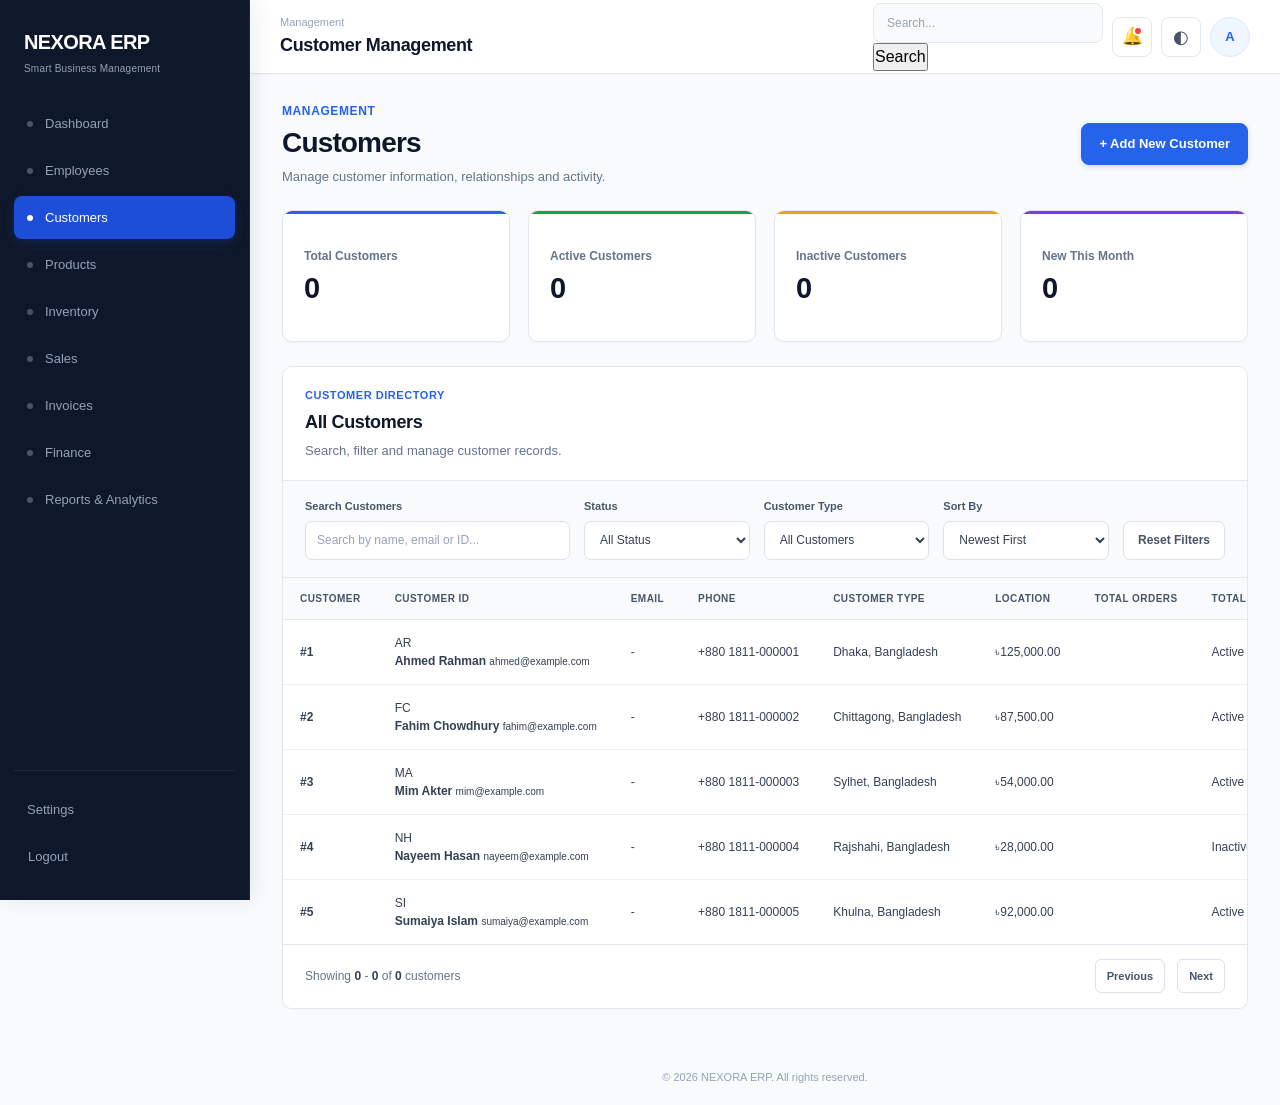
<file: pages/customers.html>
<!DOCTYPE html>
<html lang="en">
<head>
    <meta charset="UTF-8">

    <meta
        name="viewport"
        content="width=device-width, initial-scale=1.0"
    >

    <meta
        name="description"
        content="NEXORA ERP Customer Management"
    >

    <link rel="stylesheet" href="../css/style.css">
<link rel="stylesheet" href="../css/customers.css">

    <title>Customers | NEXORA ERP</title>
</head>

<body>

    <!-- =========================================
         NEXORA ERP - CUSTOMER MANAGEMENT
    ========================================== -->

    <div id="app">

        <!-- =====================================
             SIDEBAR
        ====================================== -->

        <aside id="sidebar">

            <!-- Brand -->
            <div>

                <a href="dashboard.html">

                    <h1>NEXORA ERP</h1>

                    <span>
                        Smart Business Management
                    </span>

                </a>

            </div>


            <!-- Navigation -->
            <nav aria-label="Dashboard Navigation">

                <ul>

                    <li>
                        <a href="dashboard.html">
                            Dashboard
                        </a>
                    </li>

                    <li>
                        <a href="employees.html">
                            Employees
                        </a>
                    </li>

                    <li>
                        <a
                            href="customers.html"
                            class="active"
                        >
                            Customers
                        </a>
                    </li>

                    <li>
                        <a href="products.html">
                            Products
                        </a>
                    </li>

                    <li>
                        <a href="inventory.html">
                            Inventory
                        </a>
                    </li>

                    <li>
                        <a href="sales.html">
                            Sales
                        </a>
                    </li>

                    <li>
                        <a href="invoice.html">
                            Invoices
                        </a>
                    </li>

                    <li>
                        <a href="finance.html">
                            Finance
                        </a>
                    </li>

                    <li>
                        <a href="reports.html">
                            Reports & Analytics
                        </a>
                    </li>

                </ul>

            </nav>


            <!-- Sidebar Bottom -->
            <div>

                <a href="#">
                    Settings
                </a>

                <button
                    type="button"
                    id="logoutButton"
                >
                    Logout
                </button>

            </div>

        </aside>


        <!-- =====================================
             MAIN CONTENT
        ====================================== -->

        <div id="mainContent">


            <!-- =================================
                 NAVBAR
            ================================== -->

            <header id="topNavbar">

                <!-- Mobile Menu -->
                <button
                    type="button"
                    id="sidebarToggle"
                    aria-label="Open navigation menu"
                >
                    Menu
                </button>


                <!-- Page Title -->
                <div>

                    <p>
                        Management
                    </p>

                    <h2>
                        Customer Management
                    </h2>

                </div>


                <!-- Navbar Actions -->
                <div>

                    <!-- Global Search -->
                    <form
                        id="globalSearchForm"
                        role="search"
                    >

                        <label
                            for="globalSearch"
                            hidden
                        >
                            Search
                        </label>

                        <input
                            type="search"
                            id="globalSearch"
                            placeholder="Search..."
                            autocomplete="off"
                        >

                        <button type="submit">
                            Search
                        </button>

                    </form>


                    <!-- Notifications -->
                    <button
                        type="button"
                        id="notificationButton"
                        aria-label="Open notifications"
                    >
                        Notifications
                    </button>


                    <!-- Theme -->
                    <button
                        type="button"
                        id="themeToggle"
                        aria-label="Toggle dark and light mode"
                    >
                        Theme
                    </button>


                    <!-- User Menu -->
                    <button
                        type="button"
                        id="userMenuButton"
                    >
                        Admin
                    </button>

                </div>

            </header>


            <!-- =================================
                 PAGE CONTENT
            ================================== -->

            <main>


                <!-- Page Header -->
                <section>

                    <div>

                        <span>
                            Management
                        </span>

                        <h1>
                            Customers
                        </h1>

                        <p>
                            Manage customer information,
                            relationships and activity.
                        </p>

                    </div>


                    <!-- Add Customer -->
                    <button
                        type="button"
                        id="addCustomerButton"
                    >
                        + Add New Customer
                    </button>

                </section>


                <!-- =================================
                     CUSTOMER STATISTICS
                ================================== -->

                <section aria-label="Customer Statistics">

                    <!-- Total Customers -->
                    <article>

                        <span>
                            Total Customers
                        </span>

                        <strong id="customerTotalCount">
                            0
                        </strong>

                    </article>


                    <!-- Active Customers -->
                    <article>

                        <span>
                            Active Customers
                        </span>

                        <strong id="activeCustomerCount">
                            0
                        </strong>

                    </article>


                    <!-- Inactive Customers -->
                    <article>

                        <span>
                            Inactive Customers
                        </span>

                        <strong id="inactiveCustomerCount">
                            0
                        </strong>

                    </article>


                    <!-- New Customers -->
                    <article>

                        <span>
                            New This Month
                        </span>

                        <strong id="newCustomerCount">
                            0
                        </strong>

                    </article>

                </section>


                <!-- =================================
                     CUSTOMER DIRECTORY
                ================================== -->

                <section>

                    <header>

                        <div>

                            <span>
                                Customer Directory
                            </span>

                            <h2>
                                All Customers
                            </h2>

                            <p>
                                Search, filter and manage customer records.
                            </p>

                        </div>

                    </header>


                    <!-- =================================
                         SEARCH / FILTER / SORT
                    ================================== -->

                    <div id="customerToolbar">


                        <!-- Search -->
                        <div>

                            <label for="customerSearch">
                                Search Customers
                            </label>

                            <input
                                type="search"
                                id="customerSearch"
                                placeholder="Search by name, email or ID..."
                                autocomplete="off"
                            >

                        </div>


                        <!-- Status Filter -->
                        <div>

                            <label for="customerStatusFilter">
                                Status
                            </label>

                            <select id="customerStatusFilter">

                                <option value="all">
                                    All Status
                                </option>

                                <option value="active">
                                    Active
                                </option>

                                <option value="inactive">
                                    Inactive
                                </option>

                            </select>

                        </div>


                        <!-- Customer Type -->
                        <div>

                            <label for="customerTypeFilter">
                                Customer Type
                            </label>

                            <select id="customerTypeFilter">

                                <option value="all">
                                    All Customers
                                </option>

                                <option value="individual">
                                    Individual
                                </option>

                                <option value="business">
                                    Business
                                </option>

                                <option value="vip">
                                    VIP
                                </option>

                            </select>

                        </div>


                        <!-- Sort -->
                        <div>

                            <label for="customerSort">
                                Sort By
                            </label>

                            <select id="customerSort">

                                <option value="newest">
                                    Newest First
                                </option>

                                <option value="oldest">
                                    Oldest First
                                </option>

                                <option value="nameAsc">
                                    Name A-Z
                                </option>

                                <option value="nameDesc">
                                    Name Z-A
                                </option>

                                <option value="spentHigh">
                                    Highest Spending
                                </option>

                                <option value="spentLow">
                                    Lowest Spending
                                </option>

                            </select>

                        </div>


                        <!-- Reset -->
                        <button
                            type="button"
                            id="resetCustomerFilters"
                        >
                            Reset Filters
                        </button>

                    </div>


                    <!-- =================================
                         CUSTOMER TABLE
                    ================================== -->

                    <div>

                        <table>

                            <thead>

                                <tr>

                                    <th>
                                        Customer
                                    </th>

                                    <th>
                                        Customer ID
                                    </th>

                                    <th>
                                        Email
                                    </th>

                                    <th>
                                        Phone
                                    </th>

                                    <th>
                                        Customer Type
                                    </th>

                                    <th>
                                        Location
                                    </th>

                                    <th>
                                        Total Orders
                                    </th>

                                    <th>
                                        Total Spent
                                    </th>

                                    <th>
                                        Status
                                    </th>

                                    <th>
                                        Actions
                                    </th>

                                </tr>

                            </thead>


                            <tbody id="customerTableBody">

                                <!-- Customer rows will be
                                     dynamically inserted here -->

                            </tbody>

                        </table>

                    </div>


                    <!-- Empty State -->
                    <div
                        id="customerEmptyState"
                        hidden
                    >

                        <h3>
                            No Customers Found
                        </h3>

                        <p>
                            Try changing your search or filters.
                        </p>

                    </div>


                    <!-- =================================
                         PAGINATION
                    ================================== -->

                    <footer id="customerPagination">

                        <div>

                            <p>

                                Showing

                                <strong id="customerStart">
                                    0
                                </strong>

                                -

                                <strong id="customerEnd">
                                    0
                                </strong>

                                of

                                <strong id="customerTotal">
                                    0
                                </strong>

                                customers

                            </p>

                        </div>


                        <div>

                            <button
                                type="button"
                                id="customerPreviousPage"
                            >
                                Previous
                            </button>


                            <div id="customerPageNumbers">

                                <!-- Page numbers dynamically inserted -->

                            </div>


                            <button
                                type="button"
                                id="customerNextPage"
                            >
                                Next
                            </button>

                        </div>

                    </footer>

                </section>

            </main>


            <!-- =================================
                 FOOTER
            ================================== -->

            <footer>

                <p>
                    &copy; 2026 NEXORA ERP.
                    All rights reserved.
                </p>

            </footer>

        </div>

    </div>


    <!-- =========================================
         ADD / EDIT CUSTOMER MODAL
    ========================================== -->

    <dialog id="customerModal">

        <header>

            <div>

                <span>
                    Customer Management
                </span>

                <h2 id="customerModalTitle">
                    Add New Customer
                </h2>

            </div>


            <button
                type="button"
                id="closeCustomerModal"
                aria-label="Close customer form"
            >
                Close
            </button>

        </header>


        <!-- Customer Form -->
        <form id="customerForm">

            <!-- Customer ID -->
            <div>

                <label for="customerId">
                    Customer ID
                </label>

                <input
                    type="text"
                    id="customerId"
                    name="customerId"
                    placeholder="CUS-001"
                    required
                >

                <small
                    id="customerIdError"
                    role="alert"
                ></small>

            </div>


            <!-- Full Name -->
            <div>

                <label for="customerName">
                    Full Name
                </label>

                <input
                    type="text"
                    id="customerName"
                    name="name"
                    placeholder="Enter customer name"
                    required
                >

                <small
                    id="customerNameError"
                    role="alert"
                ></small>

            </div>


            <!-- Email -->
            <div>

                <label for="customerEmail">
                    Email Address
                </label>

                <input
                    type="email"
                    id="customerEmail"
                    name="email"
                    placeholder="customer@example.com"
                    required
                >

                <small
                    id="customerEmailError"
                    role="alert"
                ></small>

            </div>


            <!-- Phone -->
            <div>

                <label for="customerPhone">
                    Phone Number
                </label>

                <input
                    type="tel"
                    id="customerPhone"
                    name="phone"
                    placeholder="Enter phone number"
                    required
                >

            </div>


            <!-- Customer Type -->
            <div>

                <label for="customerType">
                    Customer Type
                </label>

                <select
                    id="customerType"
                    name="customerType"
                    required
                >

                    <option value="">
                        Select Customer Type
                    </option>

                    <option value="individual">
                        Individual
                    </option>

                    <option value="business">
                        Business
                    </option>

                    <option value="vip">
                        VIP
                    </option>

                </select>

            </div>


            <!-- Company -->
            <div>

                <label for="customerCompany">
                    Company Name
                </label>

                <input
                    type="text"
                    id="customerCompany"
                    name="company"
                    placeholder="Enter company name"
                >

            </div>


            <!-- Date Joined -->
            <div>

                <label for="customerJoinDate">
                    Customer Since
                </label>

                <input
                    type="date"
                    id="customerJoinDate"
                    name="joinDate"
                    required
                >

            </div>


            <!-- Status -->
            <div>

                <label for="customerStatus">
                    Status
                </label>

                <select
                    id="customerStatus"
                    name="status"
                    required
                >

                    <option value="active">
                        Active
                    </option>

                    <option value="inactive">
                        Inactive
                    </option>

                </select>

            </div>


            <!-- Address -->
            <div>

                <label for="customerAddress">
                    Address
                </label>

                <textarea
                    id="customerAddress"
                    name="address"
                    rows="3"
                    placeholder="Enter customer address"
                ></textarea>

            </div>


            <!-- City -->
            <div>

                <label for="customerCity">
                    City
                </label>

                <input
                    type="text"
                    id="customerCity"
                    name="city"
                    placeholder="Enter city"
                >

            </div>


            <!-- Notes -->
            <div>

                <label for="customerNotes">
                    Notes
                </label>

                <textarea
                    id="customerNotes"
                    name="notes"
                    rows="3"
                    placeholder="Additional customer notes..."
                ></textarea>

            </div>


            <!-- Form Message -->
            <div
                id="customerFormMessage"
                role="alert"
                aria-live="polite"
            ></div>


            <!-- Form Actions -->
            <footer>

                <button
                    type="button"
                    id="cancelCustomerForm"
                >
                    Cancel
                </button>

                <button
                    type="submit"
                    id="saveCustomerButton"
                >
                    Save Customer
                </button>

            </footer>

        </form>

    </dialog>


    <!-- =========================================
         CUSTOMER PROFILE MODAL
    ========================================== -->

    <dialog id="customerProfileModal">

        <header>

            <div>

                <span>
                    Customer Profile
                </span>

                <h2 id="profileCustomerName">
                    Customer Name
                </h2>

            </div>


            <button
                type="button"
                id="closeCustomerProfile"
                aria-label="Close customer profile"
            >
                Close
            </button>

        </header>


        <div id="customerProfileContent">

            <!-- Dynamic customer profile -->

        </div>


        <!-- Customer Activity -->
        <section>

            <h3>
                Customer Activity
            </h3>

            <div id="customerActivity">

                <!-- Dynamic activity -->

            </div>

        </section>


        <footer>

            <button
                type="button"
                id="editProfileCustomer"
            >
                Edit Customer
            </button>

        </footer>

    </dialog>


    <!-- =========================================
         DELETE CONFIRMATION MODAL
    ========================================== -->

    <dialog id="deleteCustomerModal">

        <header>

            <h2>
                Delete Customer
            </h2>

        </header>


        <div>

            <p>
                Are you sure you want to delete this customer?
            </p>

            <p>
                This action cannot be undone.
            </p>

        </div>


        <footer>

            <button
                type="button"
                id="cancelDeleteCustomer"
            >
                Cancel
            </button>

            <button
                type="button"
                id="confirmDeleteCustomer"
            >
                Delete Customer
            </button>

        </footer>

    </dialog>


    <!-- =========================================
         GLOBAL UI ELEMENTS
    ========================================== -->

    <!-- Loading Overlay -->
    <div
        id="loadingOverlay"
        hidden
        aria-hidden="true"
    >

        <div>

            <span>
                Loading...
            </span>

        </div>

    </div>


    <!-- Toast Container -->
    <div
        id="toastContainer"
        aria-live="polite"
        aria-atomic="true"
    >

        <!-- Toast messages -->

    </div>


    <!-- Notification Modal -->
    <dialog id="notificationModal">

        <header>

            <h2>
                Notifications
            </h2>

            <button
                type="button"
                id="closeNotificationModal"
            >
                Close
            </button>

        </header>


        <div id="notificationModalContent">

            <!-- Dynamic notifications -->

        </div>

    </dialog>


    <!-- User Menu -->
    <dialog id="userMenuModal">

        <header>

            <h2>
                My Account
            </h2>

            <button
                type="button"
                id="closeUserMenuModal"
            >
                Close
            </button>

        </header>


        <div>

            <p>

                <strong>
                    Name:
                </strong>

                <span id="currentUserName">
                    Admin User
                </span>

            </p>


            <p>

                <strong>
                    Role:
                </strong>

                <span id="currentUserRole">
                    Administrator
                </span>

            </p>


            <button
                type="button"
                id="modalLogoutButton"
            >
                Logout
            </button>

        </div>

    </dialog>


    <!-- =========================================
         JAVASCRIPT WILL BE ADDED LATER
    ========================================== -->

    <script type="module" src="../js/app.js"></script>
<script type="module" src="../js/customers.js"></script>

</body>
</html>
</file>
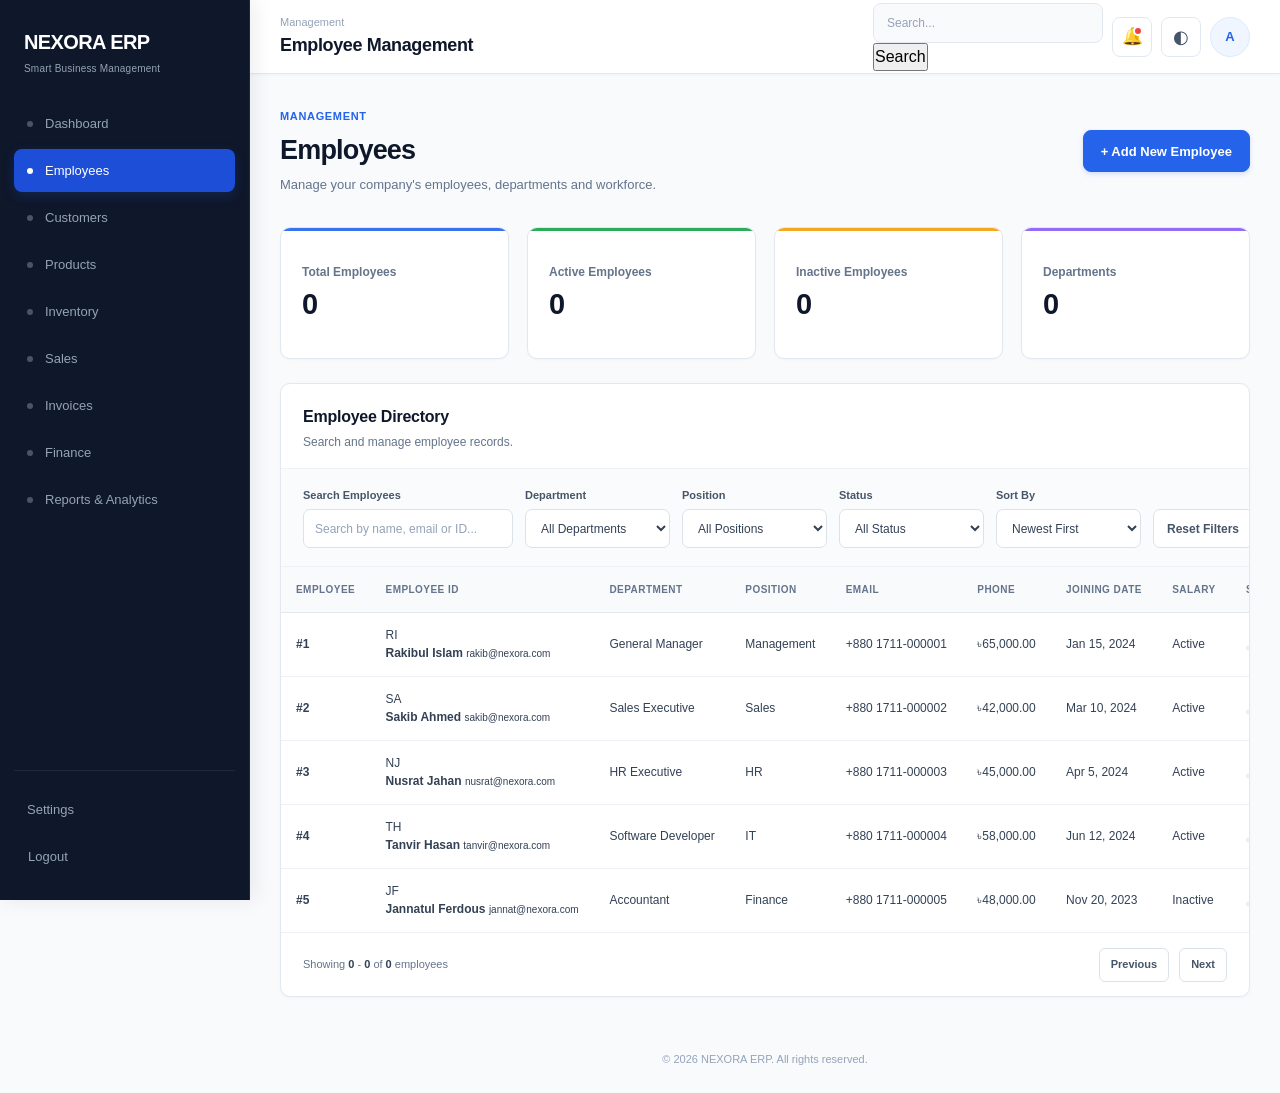
<file: pages/employees.html>
<!DOCTYPE html>
<html lang="en">
<head>
    <meta charset="UTF-8">

    <meta
        name="viewport"
        content="width=device-width, initial-scale=1.0"
    >

    <meta
        name="description"
        content="NEXORA ERP Employee Management"
    >

    <title>Employees | NEXORA ERP</title>

    <link rel="stylesheet" href="../css/style.css">
    <link rel="stylesheet" href="../css/employees.css">
</head>

<body>

    <!-- =========================================
         NEXORA ERP - EMPLOYEE MANAGEMENT
    ========================================== -->

    <div id="app">

        <!-- =====================================
             SIDEBAR
        ====================================== -->

        <aside id="sidebar">

            <!-- Brand -->
            <div>

                <a href="dashboard.html">

                    <h1>NEXORA ERP</h1>

                    <span>
                        Smart Business Management
                    </span>

                </a>

            </div>


            <!-- Navigation -->
            <nav aria-label="Dashboard Navigation">

                <ul>

                    <li>
                        <a href="dashboard.html">
                            Dashboard
                        </a>
                    </li>

                    <li>
                        <a
                            href="employees.html"
                            class="active"
                        >
                            Employees
                        </a>
                    </li>

                    <li>
                        <a href="customers.html">
                            Customers
                        </a>
                    </li>

                    <li>
                        <a href="products.html">
                            Products
                        </a>
                    </li>

                    <li>
                        <a href="inventory.html">
                            Inventory
                        </a>
                    </li>

                    <li>
                        <a href="sales.html">
                            Sales
                        </a>
                    </li>

                    <li>
                        <a href="invoice.html">
                            Invoices
                        </a>
                    </li>

                    <li>
                        <a href="finance.html">
                            Finance
                        </a>
                    </li>

                    <li>
                        <a href="reports.html">
                            Reports & Analytics
                        </a>
                    </li>

                </ul>

            </nav>


            <!-- Sidebar Bottom -->
            <div>

                <a href="#">
                    Settings
                </a>

                <button
                    type="button"
                    id="logoutButton"
                >
                    Logout
                </button>

            </div>

        </aside>


        <!-- =====================================
             MAIN CONTENT
        ====================================== -->

        <div id="mainContent">


            <!-- =================================
                 NAVBAR
            ================================== -->

            <header id="topNavbar">

                <button
                    type="button"
                    id="sidebarToggle"
                    aria-label="Open navigation menu"
                >
                    Menu
                </button>


                <div>

                    <p>
                        Management
                    </p>

                    <h2>
                        Employee Management
                    </h2>

                </div>


                <div>

                    <!-- Global Search -->
                    <form
                        id="globalSearchForm"
                        role="search"
                    >

                        <label
                            for="globalSearch"
                            hidden
                        >
                            Search
                        </label>

                        <input
                            type="search"
                            id="globalSearch"
                            placeholder="Search..."
                            autocomplete="off"
                        >

                        <button type="submit">
                            Search
                        </button>

                    </form>


                    <!-- Notifications -->
                    <button
                        type="button"
                        id="notificationButton"
                        aria-label="Open notifications"
                    >
                        Notifications
                    </button>


                    <!-- Theme -->
                    <button
                        type="button"
                        id="themeToggle"
                        aria-label="Toggle dark and light mode"
                    >
                        Theme
                    </button>


                    <!-- User -->
                    <button
                        type="button"
                        id="userMenuButton"
                    >
                        Admin
                    </button>

                </div>

            </header>


            <!-- =================================
                 PAGE CONTENT
            ================================== -->

            <main>


                <!-- Page Header -->
                <section>

                    <div>

                        <span>
                            Management
                        </span>

                        <h1>
                            Employees
                        </h1>

                        <p>
                            Manage your company's employees,
                            departments and workforce.
                        </p>

                    </div>


                    <!-- Add Employee -->
                    <button
                        type="button"
                        id="addEmployeeButton"
                    >
                        + Add New Employee
                    </button>

                </section>


                <!-- =================================
                     EMPLOYEE STATISTICS
                ================================== -->

                <section aria-label="Employee Statistics">

                    <article>

                        <span>
                            Total Employees
                        </span>

                        <strong id="employeeTotalCount">
                            0
                        </strong>

                    </article>


                    <article>

                        <span>
                            Active Employees
                        </span>

                        <strong id="activeEmployeeCount">
                            0
                        </strong>

                    </article>


                    <article>

                        <span>
                            Inactive Employees
                        </span>

                        <strong id="inactiveEmployeeCount">
                            0
                        </strong>

                    </article>


                    <article>

                        <span>
                            Departments
                        </span>

                        <strong id="departmentCount">
                            0
                        </strong>

                    </article>

                </section>


                <!-- =================================
                     SEARCH / FILTER / SORT
                ================================== -->

                <section>

                    <header>

                        <div>

                            <h2>
                                Employee Directory
                            </h2>

                            <p>
                                Search and manage employee records.
                            </p>

                        </div>

                    </header>


                    <!-- Toolbar -->
                    <div id="employeeToolbar">


                        <!-- Search -->
                        <div>

                            <label for="employeeSearch">
                                Search Employees
                            </label>

                            <input
                                type="search"
                                id="employeeSearch"
                                placeholder="Search by name, email or ID..."
                                autocomplete="off"
                            >

                        </div>


                        <!-- Department Filter -->
                        <div>

                            <label for="departmentFilter">
                                Department
                            </label>

                            <select id="departmentFilter">

                                <option value="all">
                                    All Departments
                                </option>

                                <option value="sales">
                                    Sales
                                </option>

                                <option value="marketing">
                                    Marketing
                                </option>

                                <option value="hr">
                                    Human Resources
                                </option>

                                <option value="finance">
                                    Finance
                                </option>

                                <option value="it">
                                    Information Technology
                                </option>

                                <option value="operations">
                                    Operations
                                </option>

                            </select>

                        </div>


                        <!-- Position Filter -->
                        <div>

                            <label for="positionFilter">
                                Position
                            </label>

                            <select id="positionFilter">

                                <option value="all">
                                    All Positions
                                </option>

                                <option value="manager">
                                    Manager
                                </option>

                                <option value="executive">
                                    Executive
                                </option>

                                <option value="developer">
                                    Developer
                                </option>

                                <option value="designer">
                                    Designer
                                </option>

                                <option value="accountant">
                                    Accountant
                                </option>

                                <option value="officer">
                                    Officer
                                </option>

                            </select>

                        </div>


                        <!-- Status Filter -->
                        <div>

                            <label for="statusFilter">
                                Status
                            </label>

                            <select id="statusFilter">

                                <option value="all">
                                    All Status
                                </option>

                                <option value="active">
                                    Active
                                </option>

                                <option value="inactive">
                                    Inactive
                                </option>

                            </select>

                        </div>


                        <!-- Sort -->
                        <div>

                            <label for="employeeSort">
                                Sort By
                            </label>

                            <select id="employeeSort">

                                <option value="newest">
                                    Newest First
                                </option>

                                <option value="oldest">
                                    Oldest First
                                </option>

                                <option value="nameAsc">
                                    Name A-Z
                                </option>

                                <option value="nameDesc">
                                    Name Z-A
                                </option>

                                <option value="salaryHigh">
                                    Salary High-Low
                                </option>

                                <option value="salaryLow">
                                    Salary Low-High
                                </option>

                            </select>

                        </div>


                        <!-- Reset Filters -->
                        <button
                            type="button"
                            id="resetEmployeeFilters"
                        >
                            Reset Filters
                        </button>

                    </div>


                    <!-- =================================
                         EMPLOYEE TABLE
                    ================================== -->

                    <div>

                        <table>

                            <thead>

                                <tr>

                                    <th>
                                        Employee
                                    </th>

                                    <th>
                                        Employee ID
                                    </th>

                                    <th>
                                        Department
                                    </th>

                                    <th>
                                        Position
                                    </th>

                                    <th>
                                        Email
                                    </th>

                                    <th>
                                        Phone
                                    </th>

                                    <th>
                                        Joining Date
                                    </th>

                                    <th>
                                        Salary
                                    </th>

                                    <th>
                                        Status
                                    </th>

                                    <th>
                                        Actions
                                    </th>

                                </tr>

                            </thead>


                            <tbody id="employeeTableBody">

                                <!-- Employee rows will be
                                     dynamically inserted here -->

                            </tbody>

                        </table>

                    </div>


                    <!-- Empty State -->
                    <div
                        id="employeeEmptyState"
                        hidden
                    >

                        <h3>
                            No Employees Found
                        </h3>

                        <p>
                            Try changing your search or filters.
                        </p>

                    </div>


                    <!-- =================================
                         PAGINATION
                    ================================== -->

                    <footer id="employeePagination">

                        <div>

                            <p>
                                Showing
                                <strong id="employeeStart">
                                    0
                                </strong>
                                -
                                <strong id="employeeEnd">
                                    0
                                </strong>
                                of
                                <strong id="employeeTotal">
                                    0
                                </strong>
                                employees
                            </p>

                        </div>


                        <div>

                            <button
                                type="button"
                                id="employeePreviousPage"
                                aria-label="Previous page"
                            >
                                Previous
                            </button>


                            <div id="employeePageNumbers">

                                <!-- Page numbers dynamically inserted -->

                            </div>


                            <button
                                type="button"
                                id="employeeNextPage"
                                aria-label="Next page"
                            >
                                Next
                            </button>

                        </div>

                    </footer>

                </section>

            </main>


            <!-- =================================
                 FOOTER
            ================================== -->

            <footer>

                <p>
                    &copy; 2026 NEXORA ERP.
                    All rights reserved.
                </p>

            </footer>

        </div>

    </div>


    <!-- =========================================
         ADD / EDIT EMPLOYEE MODAL
    ========================================== -->

    <dialog id="employeeModal">

        <header>

            <div>

                <span>
                    Employee Management
                </span>

                <h2 id="employeeModalTitle">
                    Add New Employee
                </h2>

            </div>


            <button
                type="button"
                id="closeEmployeeModal"
                aria-label="Close employee form"
            >
                Close
            </button>

        </header>


        <!-- Employee Form -->
        <form id="employeeForm">

            <!-- Employee ID -->
            <div>

                <label for="employeeId">
                    Employee ID
                </label>

                <input
                    type="text"
                    id="employeeId"
                    name="employeeId"
                    placeholder="EMP-001"
                    required
                >

                <small
                    id="employeeIdError"
                    role="alert"
                ></small>

            </div>


            <!-- Full Name -->
            <div>

                <label for="employeeName">
                    Full Name
                </label>

                <input
                    type="text"
                    id="employeeName"
                    name="name"
                    placeholder="Enter employee name"
                    required
                >

                <small
                    id="employeeNameError"
                    role="alert"
                ></small>

            </div>


            <!-- Email -->
            <div>

                <label for="employeeEmail">
                    Email Address
                </label>

                <input
                    type="email"
                    id="employeeEmail"
                    name="email"
                    placeholder="employee@example.com"
                    required
                >

                <small
                    id="employeeEmailError"
                    role="alert"
                ></small>

            </div>


            <!-- Phone -->
            <div>

                <label for="employeePhone">
                    Phone Number
                </label>

                <input
                    type="tel"
                    id="employeePhone"
                    name="phone"
                    placeholder="Enter phone number"
                    required
                >

            </div>


            <!-- Department -->
            <div>

                <label for="employeeDepartment">
                    Department
                </label>

                <select
                    id="employeeDepartment"
                    name="department"
                    required
                >

                    <option value="">
                        Select Department
                    </option>

                    <option value="sales">
                        Sales
                    </option>

                    <option value="marketing">
                        Marketing
                    </option>

                    <option value="hr">
                        Human Resources
                    </option>

                    <option value="finance">
                        Finance
                    </option>

                    <option value="it">
                        Information Technology
                    </option>

                    <option value="operations">
                        Operations
                    </option>

                </select>

            </div>


            <!-- Position -->
            <div>

                <label for="employeePosition">
                    Position
                </label>

                <select
                    id="employeePosition"
                    name="position"
                    required
                >

                    <option value="">
                        Select Position
                    </option>

                    <option value="manager">
                        Manager
                    </option>

                    <option value="executive">
                        Executive
                    </option>

                    <option value="developer">
                        Developer
                    </option>

                    <option value="designer">
                        Designer
                    </option>

                    <option value="accountant">
                        Accountant
                    </option>

                    <option value="officer">
                        Officer
                    </option>

                </select>

            </div>


            <!-- Joining Date -->
            <div>

                <label for="joiningDate">
                    Joining Date
                </label>

                <input
                    type="date"
                    id="joiningDate"
                    name="joiningDate"
                    required
                >

            </div>


            <!-- Salary -->
            <div>

                <label for="employeeSalary">
                    Salary
                </label>

                <input
                    type="number"
                    id="employeeSalary"
                    name="salary"
                    placeholder="Enter salary"
                    min="0"
                    step="0.01"
                    required
                >

            </div>


            <!-- Status -->
            <div>

                <label for="employeeStatus">
                    Status
                </label>

                <select
                    id="employeeStatus"
                    name="status"
                    required
                >

                    <option value="active">
                        Active
                    </option>

                    <option value="inactive">
                        Inactive
                    </option>

                </select>

            </div>


            <!-- Employee Address -->
            <div>

                <label for="employeeAddress">
                    Address
                </label>

                <textarea
                    id="employeeAddress"
                    name="address"
                    rows="3"
                    placeholder="Enter employee address"
                ></textarea>

            </div>


            <!-- Form Message -->
            <div
                id="employeeFormMessage"
                role="alert"
                aria-live="polite"
            ></div>


            <!-- Form Actions -->
            <footer>

                <button
                    type="button"
                    id="cancelEmployeeForm"
                >
                    Cancel
                </button>

                <button
                    type="submit"
                    id="saveEmployeeButton"
                >
                    Save Employee
                </button>

            </footer>

        </form>

    </dialog>


    <!-- =========================================
         EMPLOYEE PROFILE MODAL
    ========================================== -->

    <dialog id="employeeProfileModal">

        <header>

            <div>

                <span>
                    Employee Profile
                </span>

                <h2 id="profileEmployeeName">
                    Employee Name
                </h2>

            </div>


            <button
                type="button"
                id="closeEmployeeProfile"
                aria-label="Close employee profile"
            >
                Close
            </button>

        </header>


        <div id="employeeProfileContent">

            <!-- Dynamic employee profile -->

        </div>


        <footer>

            <button
                type="button"
                id="editProfileEmployee"
            >
                Edit Employee
            </button>

        </footer>

    </dialog>


    <!-- =========================================
         DELETE CONFIRMATION MODAL
    ========================================== -->

    <dialog id="deleteEmployeeModal">

        <header>

            <h2>
                Delete Employee
            </h2>

        </header>


        <div>

            <p>
                Are you sure you want to delete this employee?
            </p>

            <p>
                This action cannot be undone.
            </p>

        </div>


        <footer>

            <button
                type="button"
                id="cancelDeleteEmployee"
            >
                Cancel
            </button>

            <button
                type="button"
                id="confirmDeleteEmployee"
            >
                Delete Employee
            </button>

        </footer>

    </dialog>


    <!-- =========================================
         GLOBAL UI ELEMENTS
    ========================================== -->

    <!-- Loading -->
    <div
        id="loadingOverlay"
        hidden
        aria-hidden="true"
    >

        <div>

            <span>
                Loading...
            </span>

        </div>

    </div>


    <!-- Toast -->
    <div
        id="toastContainer"
        aria-live="polite"
        aria-atomic="true"
    >

        <!-- Toast messages -->

    </div>


    <!-- Notification Modal -->
    <dialog id="notificationModal">

        <header>

            <h2>
                Notifications
            </h2>

            <button
                type="button"
                id="closeNotificationModal"
            >
                Close
            </button>

        </header>


        <div id="notificationModalContent">

            <!-- Dynamic notifications -->

        </div>

    </dialog>


    <!-- User Menu -->
    <dialog id="userMenuModal">

        <header>

            <h2>
                My Account
            </h2>

            <button
                type="button"
                id="closeUserMenuModal"
            >
                Close
            </button>

        </header>


        <div>

            <p>
                <strong>Name:</strong>

                <span id="currentUserName">
                    Admin User
                </span>
            </p>


            <p>
                <strong>Role:</strong>

                <span id="currentUserRole">
                    Administrator
                </span>
            </p>


            <button
                type="button"
                id="modalLogoutButton"
            >
                Logout
            </button>

        </div>

    </dialog>


    <!-- =========================================
         JAVASCRIPT WILL BE ADDED LATER
    ========================================== -->

    <script type="module" src="../js/app.js"></script>
<script type="module" src="../js/employees.js"></script>

</body>
</html>
</file>
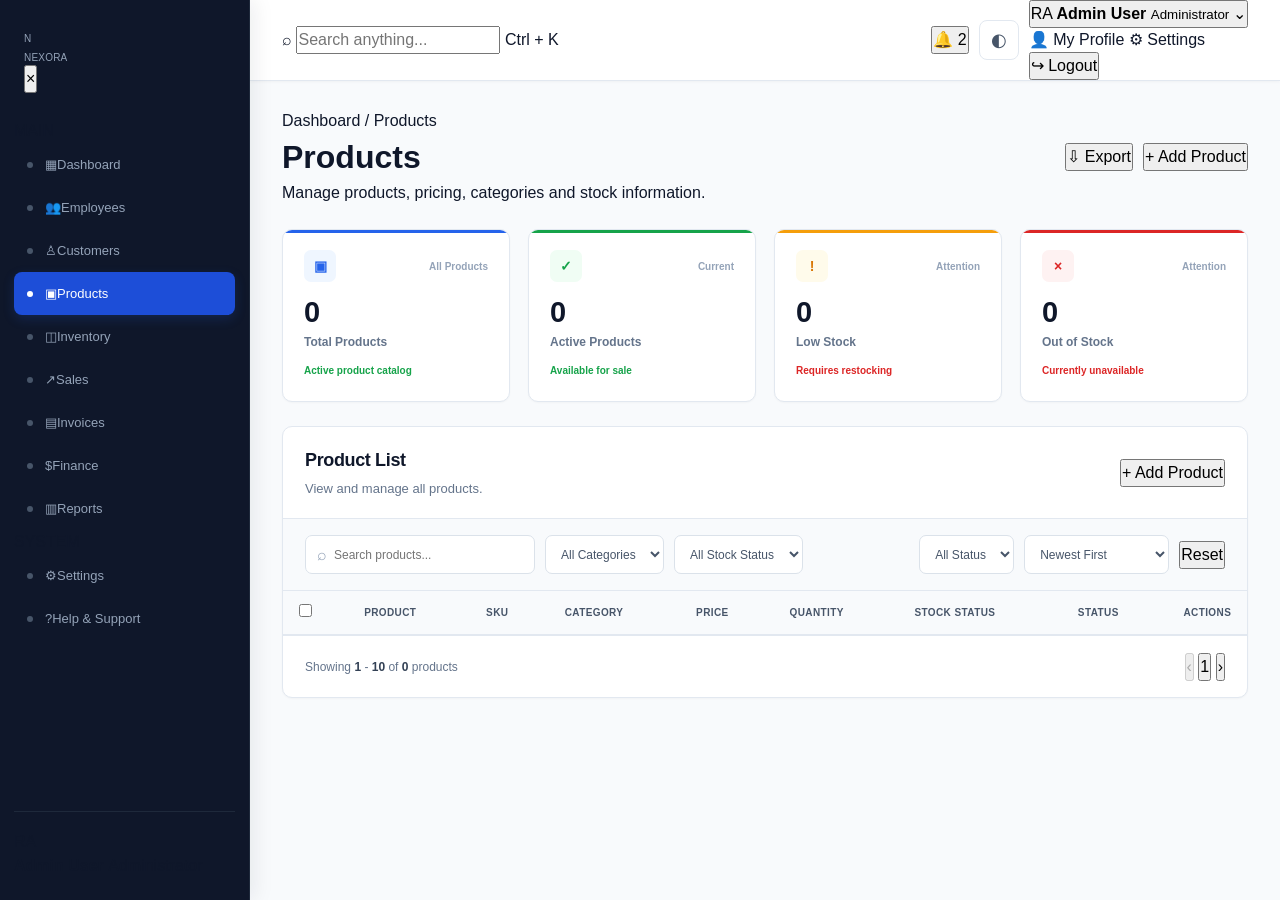
<file: pages/products.html>
<!DOCTYPE html>
<html lang="en">
<head>
    <meta charset="UTF-8">
    <meta name="viewport" content="width=device-width, initial-scale=1.0">

    <title>Products | NEXORA ERP</title>

    <link rel="stylesheet" href="../css/style.css">
    <link rel="stylesheet" href="../css/products.css">
</head>

<body>

    <!-- ================================
         APP WRAPPER
    ================================= -->
    <div class="app-wrapper">

        <!-- ================================
             SIDEBAR
        ================================= -->
        <aside class="sidebar" id="sidebar">

            <div class="sidebar-header">

                <a href="dashboard.html" class="logo">
                    <span class="logo-icon">N</span>
                    <span class="logo-text">NEXORA</span>
                </a>

                <button
                    type="button"
                    class="sidebar-close"
                    id="sidebarClose"
                    aria-label="Close sidebar"
                >
                    &times;
                </button>

            </div>


            <!-- Navigation -->
            <nav class="sidebar-nav">

                <div class="nav-section">

                    <p class="nav-section-title">
                        MAIN
                    </p>

                    <a href="dashboard.html" class="nav-link">
                        <span class="nav-icon">▦</span>
                        <span>Dashboard</span>
                    </a>

                    <a href="employees.html" class="nav-link">
                        <span class="nav-icon">👥</span>
                        <span>Employees</span>
                    </a>

                    <a href="customers.html" class="nav-link">
                        <span class="nav-icon">♙</span>
                        <span>Customers</span>
                    </a>

                    <a
                        href="products.html"
                        class="nav-link active"
                        aria-current="page"
                    >
                        <span class="nav-icon">▣</span>
                        <span>Products</span>
                    </a>

                    <a href="inventory.html" class="nav-link">
                        <span class="nav-icon">◫</span>
                        <span>Inventory</span>
                    </a>

                    <a href="sales.html" class="nav-link">
                        <span class="nav-icon">↗</span>
                        <span>Sales</span>
                    </a>

                    <a href="invoice.html" class="nav-link">
                        <span class="nav-icon">▤</span>
                        <span>Invoices</span>
                    </a>

                    <a href="finance.html" class="nav-link">
                        <span class="nav-icon">$</span>
                        <span>Finance</span>
                    </a>

                    <a href="reports.html" class="nav-link">
                        <span class="nav-icon">▥</span>
                        <span>Reports</span>
                    </a>

                </div>


                <div class="nav-section">

                    <p class="nav-section-title">
                        SYSTEM
                    </p>

                    <a href="#" class="nav-link">
                        <span class="nav-icon">⚙</span>
                        <span>Settings</span>
                    </a>

                    <a href="#" class="nav-link">
                        <span class="nav-icon">?</span>
                        <span>Help &amp; Support</span>
                    </a>

                </div>

            </nav>


            <!-- Sidebar Footer -->
            <div class="sidebar-footer">

                <div class="sidebar-user-mini">

                    <div class="user-avatar">
                        <span>RA</span>
                    </div>

                    <div class="sidebar-user-info">

                        <strong>
                            Admin User
                        </strong>

                        <span>
                            Administrator
                        </span>

                    </div>

                </div>

            </div>

        </aside>


        <!-- ================================
             MAIN WRAPPER
        ================================= -->
        <div class="main-wrapper">

            <!-- ================================
                 TOP NAVBAR
            ================================= -->
            <header class="top-navbar">

                <div class="navbar-left">

                    <button
                        type="button"
                        class="sidebar-toggle"
                        id="sidebarToggle"
                        aria-label="Toggle sidebar"
                    >
                        ☰
                    </button>


                    <div class="global-search">

                        <span class="search-icon">
                            ⌕
                        </span>

                        <input
                            type="search"
                            id="globalSearch"
                            placeholder="Search anything..."
                            autocomplete="off"
                        >

                        <span class="search-shortcut">
                            Ctrl + K
                        </span>

                    </div>

                </div>


                <div class="navbar-right">

                    <!-- Notification -->
                    <button
                        type="button"
                        class="navbar-icon-btn notification-btn"
                        id="notificationBtn"
                        aria-label="Notifications"
                    >
                        🔔

                        <span
                            class="notification-badge"
                            id="notificationBadge"
                        >
                            4
                        </span>

                    </button>


                    <!-- Theme -->
                    <button
                        type="button"
                        class="navbar-icon-btn theme-toggle"
                        id="themeToggle"
                        aria-label="Toggle theme"
                    >
                        ☾
                    </button>


                    <!-- User Menu -->
                    <div class="user-menu-wrapper">

                        <button
                            type="button"
                            class="user-menu-btn"
                            id="userMenuBtn"
                        >

                            <span class="user-avatar small">
                                RA
                            </span>

                            <span class="user-menu-text">

                                <strong>
                                    Admin User
                                </strong>

                                <small>
                                    Administrator
                                </small>

                            </span>

                            <span class="dropdown-arrow">
                                ⌄
                            </span>

                        </button>


                        <!-- User Dropdown -->
                        <div
                            class="user-dropdown"
                            id="userDropdown"
                        >

                            <a
                                href="#"
                                class="dropdown-item"
                            >
                                <span>👤</span>
                                <span>My Profile</span>
                            </a>

                            <a
                                href="#"
                                class="dropdown-item"
                            >
                                <span>⚙</span>
                                <span>Settings</span>
                            </a>

                            <div class="dropdown-divider"></div>

                            <button
                                type="button"
                                class="dropdown-item logout-btn"
                                id="logoutBtn"
                            >
                                <span>↪</span>
                                <span>Logout</span>
                            </button>

                        </div>

                    </div>

                </div>

            </header>


            <!-- ================================
                 MAIN CONTENT
            ================================= -->
            <main class="main-content">

                <!-- Page Header -->
                <div class="page-header">

                    <div class="page-header-left">

                        <div class="breadcrumb">

                            <a href="dashboard.html">
                                Dashboard
                            </a>

                            <span>/</span>

                            <span>
                                Products
                            </span>

                        </div>

                        <h1>
                            Products
                        </h1>

                        <p>
                            Manage products, pricing, categories and stock information.
                        </p>

                    </div>


                    <div class="page-header-actions">

                        <button
                            type="button"
                            class="btn btn-secondary"
                            id="exportProductsBtn"
                        >
                            ⇩ Export
                        </button>

                        <button
                            type="button"
                            class="btn btn-primary"
                            id="addProductBtn"
                        >
                            + Add Product
                        </button>

                    </div>

                </div>


                <!-- ================================
                     PRODUCT STATS
                ================================= -->
                <section class="stats-grid">

                    <!-- Total Products -->
                    <article class="stat-card">

                        <div class="stat-card-header">

                            <div class="stat-icon">
                                ▣
                            </div>

                            <span class="stat-period">
                                All Products
                            </span>

                        </div>

                        <div class="stat-card-body">

                            <h2 id="totalProducts">
                                0
                            </h2>

                            <p class="stat-label">
                                Total Products
                            </p>

                            <span class="stat-change positive">
                                Active product catalog
                            </span>

                        </div>

                    </article>


                    <!-- Active Products -->
                    <article class="stat-card">

                        <div class="stat-card-header">

                            <div class="stat-icon">
                                ✓
                            </div>

                            <span class="stat-period">
                                Current
                            </span>

                        </div>

                        <div class="stat-card-body">

                            <h2 id="activeProducts">
                                0
                            </h2>

                            <p class="stat-label">
                                Active Products
                            </p>

                            <span class="stat-change positive">
                                Available for sale
                            </span>

                        </div>

                    </article>


                    <!-- Low Stock -->
                    <article class="stat-card">

                        <div class="stat-card-header">

                            <div class="stat-icon">
                                !
                            </div>

                            <span class="stat-period">
                                Attention
                            </span>

                        </div>

                        <div class="stat-card-body">

                            <h2 id="lowStockProducts">
                                0
                            </h2>

                            <p class="stat-label">
                                Low Stock
                            </p>

                            <span class="stat-change negative">
                                Requires restocking
                            </span>

                        </div>

                    </article>


                    <!-- Out of Stock -->
                    <article class="stat-card">

                        <div class="stat-card-header">

                            <div class="stat-icon">
                                ×
                            </div>

                            <span class="stat-period">
                                Attention
                            </span>

                        </div>

                        <div class="stat-card-body">

                            <h2 id="outOfStockProducts">
                                0
                            </h2>

                            <p class="stat-label">
                                Out of Stock
                            </p>

                            <span class="stat-change negative">
                                Currently unavailable
                            </span>

                        </div>

                    </article>

                </section>


                <!-- ================================
                     PRODUCT TABLE
                ================================= -->
                <section class="content-card">

                    <div class="content-card-header">

                        <div>

                            <h2>
                                Product List
                            </h2>

                            <p>
                                View and manage all products.
                            </p>

                        </div>

                        <button
                            type="button"
                            class="btn btn-primary btn-sm"
                            id="addProductBtnTop"
                        >
                            + Add Product
                        </button>

                    </div>


                    <!-- Toolbar -->
                    <div class="table-toolbar">

                        <div class="toolbar-left">

                            <!-- Search -->
                            <div class="table-search">

                                <span class="search-icon">
                                    ⌕
                                </span>

                                <input
                                    type="search"
                                    id="productSearch"
                                    placeholder="Search products..."
                                >

                            </div>


                            <!-- Category -->
                            <select
                                id="productCategoryFilter"
                                class="form-select"
                            >

                                <option value="">
                                    All Categories
                                </option>

                                <option value="electronics">
                                    Electronics
                                </option>

                                <option value="office">
                                    Office
                                </option>

                                <option value="software">
                                    Software
                                </option>

                                <option value="accessories">
                                    Accessories
                                </option>

                                <option value="furniture">
                                    Furniture
                                </option>

                                <option value="other">
                                    Other
                                </option>

                            </select>


                            <!-- Stock Status -->
                            <select
                                id="productStockFilter"
                                class="form-select"
                            >

                                <option value="">
                                    All Stock Status
                                </option>

                                <option value="in-stock">
                                    In Stock
                                </option>

                                <option value="low-stock">
                                    Low Stock
                                </option>

                                <option value="out-of-stock">
                                    Out of Stock
                                </option>

                            </select>

                        </div>


                        <div class="toolbar-right">

                            <!-- Status -->
                            <select
                                id="productStatusFilter"
                                class="form-select"
                            >

                                <option value="">
                                    All Status
                                </option>

                                <option value="active">
                                    Active
                                </option>

                                <option value="inactive">
                                    Inactive
                                </option>

                            </select>


                            <!-- Sort -->
                            <select
                                id="productSort"
                                class="form-select"
                            >

                                <option value="newest">
                                    Newest First
                                </option>

                                <option value="oldest">
                                    Oldest First
                                </option>

                                <option value="name-az">
                                    Name: A-Z
                                </option>

                                <option value="name-za">
                                    Name: Z-A
                                </option>

                                <option value="price-high">
                                    Price: High to Low
                                </option>

                                <option value="price-low">
                                    Price: Low to High
                                </option>

                                <option value="stock-high">
                                    Stock: High to Low
                                </option>

                                <option value="stock-low">
                                    Stock: Low to High
                                </option>

                            </select>


                            <button
                                type="button"
                                class="btn btn-secondary"
                                id="resetProductFilters"
                            >
                                Reset
                            </button>

                        </div>

                    </div>


                    <!-- Bulk Actions -->
                    <div
                        class="bulk-actions"
                        id="productBulkActions"
                        hidden
                    >

                        <span>

                            <strong id="selectedProductCount">
                                0
                            </strong>

                            products selected

                        </span>


                        <div class="bulk-action-buttons">

                            <button
                                type="button"
                                class="btn btn-secondary btn-sm"
                                id="exportSelectedProducts"
                            >
                                Export
                            </button>

                            <button
                                type="button"
                                class="btn btn-danger btn-sm"
                                id="deleteSelectedProducts"
                            >
                                Delete
                            </button>

                        </div>

                    </div>


                    <!-- Product Table -->
                    <div class="table-responsive">

                        <table
                            class="data-table"
                            id="productsTable"
                        >

                            <thead>

                                <tr>

                                    <th class="checkbox-column">

                                        <input
                                            type="checkbox"
                                            id="selectAllProducts"
                                            aria-label="Select all products"
                                        >

                                    </th>

                                    <th>
                                        Product
                                    </th>

                                    <th>
                                        SKU
                                    </th>

                                    <th>
                                        Category
                                    </th>

                                    <th>
                                        Price
                                    </th>

                                    <th>
                                        Quantity
                                    </th>

                                    <th>
                                        Stock Status
                                    </th>

                                    <th>
                                        Status
                                    </th>

                                    <th>
                                        Actions
                                    </th>

                                </tr>

                            </thead>


                            <tbody id="productsTableBody">

                                <!-- Dynamic product rows -->

                            </tbody>

                        </table>


                        <!-- Empty State -->
                        <div
                            class="table-empty-state"
                            id="productsEmptyState"
                            hidden
                        >

                            <div class="empty-icon">
                                ▣
                            </div>

                            <h3>
                                No products found
                            </h3>

                            <p>
                                Try changing your filters or add a new product.
                            </p>

                            <button
                                type="button"
                                class="btn btn-primary"
                                id="emptyAddProductBtn"
                            >
                                + Add Product
                            </button>

                        </div>

                    </div>


                    <!-- Pagination -->
                    <div class="table-footer">

                        <div class="pagination-info">

                            Showing

                            <strong id="productStart">
                                1
                            </strong>

                            -

                            <strong id="productEnd">
                                10
                            </strong>

                            of

                            <strong id="productTotal">
                                0
                            </strong>

                            products

                        </div>


                        <div
                            class="pagination"
                            id="productPagination"
                        >

                            <button
                                type="button"
                                class="pagination-btn"
                                id="productPrevPage"
                                disabled
                                aria-label="Previous page"
                            >
                                ‹
                            </button>


                            <button
                                type="button"
                                class="pagination-btn active"
                                data-page="1"
                            >
                                1
                            </button>


                            <button
                                type="button"
                                class="pagination-btn"
                                id="productNextPage"
                                aria-label="Next page"
                            >
                                ›
                            </button>

                        </div>

                    </div>

                </section>

            </main>

        </div>

    </div>


    <!-- ================================
         ADD / EDIT PRODUCT MODAL
    ================================= -->
    <div
        class="modal-overlay"
        id="productModal"
        hidden
    >

        <div
            class="modal modal-lg"
            role="dialog"
            aria-modal="true"
            aria-labelledby="productModalTitle"
        >

            <div class="modal-header">

                <div>

                    <h2 id="productModalTitle">
                        Add Product
                    </h2>

                    <p>
                        Add product information to your catalog.
                    </p>

                </div>

                <button
                    type="button"
                    class="modal-close"
                    id="productModalClose"
                    aria-label="Close modal"
                >
                    &times;
                </button>

            </div>


            <form id="productForm">

                <div class="modal-body">

                    <div class="form-grid form-grid-2">

                        <!-- Product Name -->
                        <div class="form-group">

                            <label for="productName">
                                Product Name
                                <span class="required">*</span>
                            </label>

                            <input
                                type="text"
                                id="productName"
                                name="productName"
                                class="form-input"
                                placeholder="Enter product name"
                                required
                            >

                        </div>


                        <!-- SKU -->
                        <div class="form-group">

                            <label for="productSku">
                                SKU
                                <span class="required">*</span>
                            </label>

                            <input
                                type="text"
                                id="productSku"
                                name="productSku"
                                class="form-input"
                                placeholder="e.g. NEX-PROD-001"
                                required
                            >

                        </div>


                        <!-- Category -->
                        <div class="form-group">

                            <label for="productCategory">
                                Category
                                <span class="required">*</span>
                            </label>

                            <select
                                id="productCategory"
                                name="productCategory"
                                class="form-select"
                                required
                            >

                                <option value="">
                                    Select category
                                </option>

                                <option value="electronics">
                                    Electronics
                                </option>

                                <option value="office">
                                    Office
                                </option>

                                <option value="software">
                                    Software
                                </option>

                                <option value="accessories">
                                    Accessories
                                </option>

                                <option value="furniture">
                                    Furniture
                                </option>

                                <option value="other">
                                    Other
                                </option>

                            </select>

                        </div>


                        <!-- Price -->
                        <div class="form-group">

                            <label for="productPrice">
                                Selling Price
                                <span class="required">*</span>
                            </label>

                            <div class="input-with-prefix">

                                <span class="input-prefix">
                                    $
                                </span>

                                <input
                                    type="number"
                                    id="productPrice"
                                    name="productPrice"
                                    class="form-input"
                                    placeholder="0.00"
                                    min="0"
                                    step="0.01"
                                    required
                                >

                            </div>

                        </div>


                        <!-- Cost Price -->
                        <div class="form-group">

                            <label for="productCostPrice">
                                Cost Price
                            </label>

                            <div class="input-with-prefix">

                                <span class="input-prefix">
                                    $
                                </span>

                                <input
                                    type="number"
                                    id="productCostPrice"
                                    name="productCostPrice"
                                    class="form-input"
                                    placeholder="0.00"
                                    min="0"
                                    step="0.01"
                                >

                            </div>

                        </div>


                        <!-- Quantity -->
                        <div class="form-group">

                            <label for="productQuantity">
                                Quantity
                                <span class="required">*</span>
                            </label>

                            <input
                                type="number"
                                id="productQuantity"
                                name="productQuantity"
                                class="form-input"
                                placeholder="0"
                                min="0"
                                step="1"
                                required
                            >

                        </div>


                        <!-- Minimum Stock -->
                        <div class="form-group">

                            <label for="productMinStock">
                                Minimum Stock Level
                            </label>

                            <input
                                type="number"
                                id="productMinStock"
                                name="productMinStock"
                                class="form-input"
                                placeholder="e.g. 10"
                                min="0"
                                step="1"
                            >

                        </div>


                        <!-- Status -->
                        <div class="form-group">

                            <label for="productStatus">
                                Product Status
                            </label>

                            <select
                                id="productStatus"
                                name="productStatus"
                                class="form-select"
                            >

                                <option value="active">
                                    Active
                                </option>

                                <option value="inactive">
                                    Inactive
                                </option>

                            </select>

                        </div>

                    </div>


                    <!-- Product Image -->
                    <div class="form-group">

                        <label for="productImage">
                            Product Image
                        </label>

                        <div class="file-upload">

                            <input
                                type="file"
                                id="productImage"
                                name="productImage"
                                accept="image/*"
                            >

                            <label
                                for="productImage"
                                class="file-upload-label"
                            >

                                <span class="file-upload-icon">
                                    ↑
                                </span>

                                <span>
                                    Choose product image
                                </span>

                                <small>
                                    PNG, JPG or WEBP
                                </small>

                            </label>

                        </div>

                        <div
                            class="image-preview"
                            id="productImagePreview"
                            hidden
                        ></div>

                    </div>


                    <!-- Description -->
                    <div class="form-group">

                        <label for="productDescription">
                            Description
                        </label>

                        <textarea
                            id="productDescription"
                            name="productDescription"
                            class="form-textarea"
                            rows="4"
                            placeholder="Write product description..."
                        ></textarea>

                    </div>


                    <!-- Form Message -->
                    <div
                        class="form-message"
                        id="productFormMessage"
                        role="alert"
                        hidden
                    ></div>

                </div>


                <div class="modal-footer">

                    <button
                        type="button"
                        class="btn btn-secondary"
                        id="productCancelBtn"
                    >
                        Cancel
                    </button>

                    <button
                        type="submit"
                        class="btn btn-primary"
                        id="saveProductBtn"
                    >
                        Save Product
                    </button>

                </div>

            </form>

        </div>

    </div>


    <!-- ================================
         PRODUCT DETAILS MODAL
    ================================= -->
    <div
        class="modal-overlay"
        id="productDetailsModal"
        hidden
    >

        <div
            class="modal modal-lg"
            role="dialog"
            aria-modal="true"
            aria-labelledby="productDetailsTitle"
        >

            <div class="modal-header">

                <div>

                    <h2 id="productDetailsTitle">
                        Product Details
                    </h2>

                    <p>
                        Complete product information.
                    </p>

                </div>

                <button
                    type="button"
                    class="modal-close"
                    id="productDetailsClose"
                    aria-label="Close modal"
                >
                    &times;
                </button>

            </div>


            <div class="modal-body">

                <div class="product-details-header">

                    <div
                        class="product-details-image"
                        id="detailsProductImage"
                    >
                        ▣
                    </div>


                    <div class="product-details-info">

                        <h3 id="detailsProductName">
                            Product Name
                        </h3>

                        <p id="detailsProductSku">
                            SKU: —
                        </p>

                        <span
                            class="status-badge"
                            id="detailsProductStatus"
                        >
                            Active
                        </span>

                    </div>

                </div>


                <div class="details-grid">

                    <div class="detail-item">

                        <span class="detail-label">
                            Category
                        </span>

                        <strong id="detailsProductCategory">
                            —
                        </strong>

                    </div>


                    <div class="detail-item">

                        <span class="detail-label">
                            Selling Price
                        </span>

                        <strong id="detailsProductPrice">
                            $0.00
                        </strong>

                    </div>


                    <div class="detail-item">

                        <span class="detail-label">
                            Cost Price
                        </span>

                        <strong id="detailsProductCost">
                            $0.00
                        </strong>

                    </div>


                    <div class="detail-item">

                        <span class="detail-label">
                            Current Quantity
                        </span>

                        <strong id="detailsProductQuantity">
                            0
                        </strong>

                    </div>


                    <div class="detail-item">

                        <span class="detail-label">
                            Minimum Stock
                        </span>

                        <strong id="detailsProductMinStock">
                            0
                        </strong>

                    </div>


                    <div class="detail-item">

                        <span class="detail-label">
                            Stock Status
                        </span>

                        <strong id="detailsProductStockStatus">
                            —
                        </strong>

                    </div>

                </div>


                <div class="detail-description">

                    <span class="detail-label">
                        Description
                    </span>

                    <p id="detailsProductDescription">
                        No description available.
                    </p>

                </div>

            </div>


            <div class="modal-footer">

                <button
                    type="button"
                    class="btn btn-secondary"
                    id="productDetailsCloseBtn"
                >
                    Close
                </button>

                <button
                    type="button"
                    class="btn btn-primary"
                    id="productDetailsEditBtn"
                >
                    Edit Product
                </button>

            </div>

        </div>

    </div>


    <!-- ================================
         DELETE PRODUCT MODAL
    ================================= -->
    <div
        class="modal-overlay"
        id="deleteProductModal"
        hidden
    >

        <div
            class="modal modal-sm"
            role="dialog"
            aria-modal="true"
            aria-labelledby="deleteProductTitle"
        >

            <div class="modal-header">

                <h2 id="deleteProductTitle">
                    Delete Product
                </h2>

                <button
                    type="button"
                    class="modal-close"
                    id="deleteProductClose"
                    aria-label="Close modal"
                >
                    &times;
                </button>

            </div>


            <div class="modal-body confirmation-content">

                <div class="confirmation-icon danger">
                    !
                </div>

                <h3>
                    Are you sure?
                </h3>

                <p>
                    This product will be permanently deleted.
                    This action cannot be undone.
                </p>

                <input
                    type="hidden"
                    id="deleteProductId"
                >

            </div>


            <div class="modal-footer">

                <button
                    type="button"
                    class="btn btn-secondary"
                    id="cancelDeleteProduct"
                >
                    Cancel
                </button>

                <button
                    type="button"
                    class="btn btn-danger"
                    id="confirmDeleteProduct"
                >
                    Delete Product
                </button>

            </div>

        </div>

    </div>


    <!-- ================================
         NOTIFICATION MODAL
    ================================= -->
    <div
        class="modal-overlay"
        id="notificationModal"
        hidden
    >

        <div
            class="modal modal-md notification-modal"
            role="dialog"
            aria-modal="true"
            aria-labelledby="notificationModalTitle"
        >

            <div class="modal-header">

                <div>

                    <h2 id="notificationModalTitle">
                        Notifications
                    </h2>

                    <p>
                        Recent alerts and updates.
                    </p>

                </div>

                <button
                    type="button"
                    class="modal-close"
                    id="notificationModalClose"
                    aria-label="Close notifications"
                >
                    &times;
                </button>

            </div>


            <div class="modal-body">

                <div
                    class="notification-list"
                    id="notificationList"
                >

                    <!-- Dynamic notifications -->

                </div>

            </div>


            <div class="modal-footer">

                <button
                    type="button"
                    class="btn btn-secondary"
                    id="markNotificationsRead"
                >
                    Mark All as Read
                </button>

                <button
                    type="button"
                    class="btn btn-primary"
                    id="closeNotificationsBtn"
                >
                    Close
                </button>

            </div>

        </div>

    </div>


    <!-- ================================
         LOGOUT MODAL
    ================================= -->
    <div
        class="modal-overlay"
        id="logoutModal"
        hidden
    >

        <div
            class="modal modal-sm"
            role="dialog"
            aria-modal="true"
            aria-labelledby="logoutModalTitle"
        >

            <div class="modal-header">

                <h2 id="logoutModalTitle">
                    Logout
                </h2>

                <button
                    type="button"
                    class="modal-close"
                    id="logoutModalClose"
                    aria-label="Close modal"
                >
                    &times;
                </button>

            </div>


            <div class="modal-body confirmation-content">

                <div class="confirmation-icon">
                    ↪
                </div>

                <h3>
                    Are you sure you want to logout?
                </h3>

                <p>
                    You will be redirected to the login page.
                </p>

            </div>


            <div class="modal-footer">

                <button
                    type="button"
                    class="btn btn-secondary"
                    id="cancelLogout"
                >
                    Cancel
                </button>

                <button
                    type="button"
                    class="btn btn-danger"
                    id="confirmLogout"
                >
                    Logout
                </button>

            </div>

        </div>

    </div>


    <!-- ================================
         GLOBAL LOADING
    ================================= -->
    <div
        class="loading-overlay"
        id="loadingOverlay"
        hidden
    >

        <div class="loading-spinner"></div>

        <p>
            Processing...
        </p>

    </div>


    <!-- ================================
         TOAST CONTAINER
    ================================= -->
    <div
        class="toast-container"
        id="toastContainer"
        aria-live="polite"
        aria-atomic="true"
    ></div>


    <!-- ================================
         SCRIPTS
    ================================= -->

    <script type="module" src="../js/app.js"></script>
<script type="module" src="../js/products.js"></script>

</body>
</html>
</file>
<file: css/style.css>
/* =========================================================
   NEXORA ERP
   COMMON STYLE
   Sidebar + Header + Global UI
   ========================================================= */


/* =========================================================
   1. GLOBAL RESET
   ========================================================= */

* {
    margin: 0;
    padding: 0;
    box-sizing: border-box;
}

html {
    scroll-behavior: smooth;
}

body {
    font-family:
        Inter,
        -apple-system,
        BlinkMacSystemFont,
        "Segoe UI",
        Roboto,
        Arial,
        sans-serif;

    background: #f8fafc;
    color: #0f172a;
    line-height: 1.5;
}

button,
input,
select,
textarea {
    font: inherit;
}

button {
    cursor: pointer;
}

a {
    color: inherit;
    text-decoration: none;
}

ul,
ol {
    list-style: none;
}


/* =========================================================
   2. APP LAYOUT
   ========================================================= */

#app {
    min-height: 100vh;
}

#mainContent {
    min-height: 100vh;
    margin-left: 250px;
    background: #f8fafc;
}


/* =========================================================
   3. SIDEBAR
   ========================================================= */

#sidebar {
    position: fixed;
    top: 0;
    left: 0;

    width: 250px;
    height: 100vh;

    display: flex;
    flex-direction: column;

    padding: 22px 14px;

    background: #0f172a;
    border-right: 1px solid #1e293b;

    box-shadow:
        4px 0 20px rgba(15, 23, 42, 0.08);

    z-index: 1000;

    overflow-y: auto;
    overflow-x: hidden;

    transition:
        transform 0.25s ease,
        width 0.25s ease;
}


/* =========================================================
   4. SIDEBAR BRAND
   ========================================================= */

#sidebar > div:first-child {
    padding: 5px 10px 26px;
}

#sidebar > div:first-child a {
    display: block;
}

#sidebar > div:first-child h1 {
    margin: 0;

    color: #ffffff;

    font-size: 20px;
    font-weight: 800;

    letter-spacing: -0.03em;
}

#sidebar > div:first-child span {
    display: block;

    margin-top: 4px;

    color: #94a3b8;

    font-size: 10px;
    font-weight: 500;

    letter-spacing: 0.02em;
}


/* =========================================================
   5. SIDEBAR NAVIGATION
   ========================================================= */

#sidebar nav {
    flex: 1;
}

#sidebar nav ul {
    display: flex;
    flex-direction: column;
    gap: 4px;
}

#sidebar nav li {
    width: 100%;
}

#sidebar nav a {
    position: relative;

    display: flex;
    align-items: center;

    min-height: 43px;

    padding: 0 13px;

    border-radius: 8px;

    color: #94a3b8;

    font-size: 13px;
    font-weight: 500;

    transition:
        background 0.2s ease,
        color 0.2s ease,
        transform 0.2s ease;
}


/* Navigation icon space
   Works even if icons are added later */
#sidebar nav a::before {
    content: "";

    width: 6px;
    height: 6px;

    margin-right: 12px;

    border-radius: 50%;

    background: #475569;

    transition: all 0.2s ease;
}


/* Hover */

#sidebar nav a:hover {
    color: #ffffff;
    background: #172554;
}

#sidebar nav a:hover::before {
    background: #60a5fa;
}


/* Active */

#sidebar nav a.active {
    color: #ffffff;
    background: #1d4ed8;

    box-shadow:
        0 4px 12px rgba(37, 99, 235, 0.18);
}

#sidebar nav a.active::before {
    background: #ffffff;
}


/* =========================================================
   6. SIDEBAR BOTTOM AREA
   ========================================================= */

#sidebar > div:last-child {
    padding-top: 18px;
    margin-top: 18px;

    border-top: 1px solid #1e293b;
}


/* Settings */

#sidebar > div:last-child a {
    display: flex;
    align-items: center;

    min-height: 42px;

    padding: 0 13px;

    border-radius: 8px;

    color: #94a3b8;

    font-size: 13px;
    font-weight: 500;

    transition:
        background 0.2s ease,
        color 0.2s ease;
}

#sidebar > div:last-child a:hover {
    color: #ffffff;
    background: #172554;
}


/* Logout */

#logoutButton {
    width: 100%;
    min-height: 42px;

    margin-top: 5px;

    padding: 0 13px;

    border: 1px solid transparent;
    border-radius: 8px;

    background: transparent;
    color: #94a3b8;

    font-size: 13px;
    font-weight: 500;

    text-align: left;

    transition:
        background 0.2s ease,
        color 0.2s ease,
        border-color 0.2s ease;
}

#logoutButton:hover {
    color: #fca5a5;
    background: rgba(239, 68, 68, 0.08);
    border-color: rgba(239, 68, 68, 0.12);
}


/* =========================================================
   7. TOP HEADER
   ========================================================= */

#topNavbar {
    position: sticky;
    top: 0;

    min-height: 74px;

    display: flex;
    align-items: center;

    padding: 0 30px;

    background: rgba(255, 255, 255, 0.96);

    border-bottom: 1px solid #e5e7eb;

    box-shadow:
        0 1px 4px rgba(15, 23, 42, 0.03);

    z-index: 900;

    backdrop-filter: blur(10px);
}


/* =========================================================
   8. SIDEBAR TOGGLE
   ========================================================= */

#sidebarToggle {
    display: none;

    width: 40px;
    height: 40px;

    margin-right: 14px;

    border: 1px solid #e2e8f0;
    border-radius: 8px;

    background: #ffffff;
    color: #334155;

    font-size: 18px;

    transition: all 0.2s ease;
}

#sidebarToggle:hover {
    background: #f8fafc;
    border-color: #cbd5e1;
    color: #2563eb;
}


/* =========================================================
   9. HEADER TITLE
   ========================================================= */

#topNavbar > div:nth-child(2) {
    flex: 1;
}

#topNavbar > div:nth-child(2) p {
    margin: 0;

    color: #94a3b8;

    font-size: 11px;
    font-weight: 500;
}

#topNavbar > div:nth-child(2) h2 {
    margin: 2px 0 0;

    color: #0f172a;

    font-size: 18px;
    font-weight: 700;

    letter-spacing: -0.02em;
}


/* =========================================================
   10. HEADER RIGHT SIDE
   ========================================================= */

#topNavbar > div:last-child {
    display: flex;
    align-items: center;
    gap: 9px;
}


/* =========================================================
   11. GLOBAL SEARCH
   ========================================================= */

#globalSearchForm {
    position: relative;

    width: 230px;
}

#globalSearchForm input {
    width: 100%;
    height: 40px;

    padding: 0 13px;

    border: 1px solid #e2e8f0;
    border-radius: 8px;

    outline: none;

    background: #f8fafc;
    color: #0f172a;

    font-size: 12px;

    transition:
        border-color 0.2s ease,
        background 0.2s ease,
        box-shadow 0.2s ease;
}

#globalSearchForm input::placeholder {
    color: #94a3b8;
}

#globalSearchForm input:hover {
    background: #ffffff;
}

#globalSearchForm input:focus {
    background: #ffffff;
    border-color: #2563eb;

    box-shadow:
        0 0 0 3px rgba(37, 99, 235, 0.08);
}


/* =========================================================
   12. HEADER ACTION BUTTONS
   ========================================================= */

#notificationButton,
#themeToggle,
#userMenuButton {
    position: relative;

    width: 40px;
    height: 40px;

    display: flex;
    align-items: center;
    justify-content: center;

    border: 1px solid #e2e8f0;
    border-radius: 8px;

    background: #ffffff;
    color: #475569;

    transition:
        background 0.2s ease,
        border-color 0.2s ease,
        color 0.2s ease,
        transform 0.2s ease;
}

#notificationButton:hover,
#themeToggle:hover,
#userMenuButton:hover {
    background: #f8fafc;
    border-color: #cbd5e1;
    color: #2563eb;

    transform: translateY(-1px);
}


/* =========================================================
   13. NOTIFICATION ICON
   ========================================================= */

#notificationButton {
    font-size: 0;
}

#notificationButton::before {
    content: "🔔";

    font-size: 17px;
    line-height: 1;
}


/* Notification Badge */

#notificationButton::after {
    content: "";

    position: absolute;

    top: 8px;
    right: 8px;

    width: 6px;
    height: 6px;

    border: 2px solid #ffffff;
    border-radius: 50%;

    background: #ef4444;
}


/* =========================================================
   14. THEME BUTTON
   ========================================================= */

#themeToggle {
    font-size: 0;
}

#themeToggle::before {
    content: "◐";

    font-size: 18px;
    line-height: 1;
}


/* =========================================================
   15. USER MENU
   ========================================================= */

#userMenuButton {
    width: 40px;

    border-radius: 50%;

    background: #eff6ff;
    border-color: #dbeafe;

    color: #2563eb;

    font-size: 0;
}

#userMenuButton::before {
    content: "A";

    font-size: 13px;
    font-weight: 700;
}


/* =========================================================
   16. MAIN PAGE AREA
   ========================================================= */

main {
    width: 100%;
}

#dashboardMain {
    padding: 28px 30px 40px;
}


/* =========================================================
   17. GENERAL FORM ELEMENTS
   ========================================================= */

input,
select,
textarea {
    outline: none;
}

input:focus,
select:focus,
textarea:focus {
    border-color: #2563eb;
}


/* =========================================================
   18. SCROLLBAR
   ========================================================= */

#sidebar::-webkit-scrollbar {
    width: 5px;
}

#sidebar::-webkit-scrollbar-track {
    background: transparent;
}

#sidebar::-webkit-scrollbar-thumb {
    background: #334155;
    border-radius: 10px;
}


/* =========================================================
   19. RESPONSIVE — TABLET
   ========================================================= */

@media (max-width: 1000px) {

    #globalSearchForm {
        width: 190px;
    }

    #topNavbar {
        padding: 0 20px;
    }

    #dashboardMain {
        padding: 24px 20px 35px;
    }
}


/* =========================================================
   20. RESPONSIVE — MOBILE
   ========================================================= */

@media (max-width: 768px) {

    #sidebar {
        transform: translateX(-100%);
    }

    #sidebar.active {
        transform: translateX(0);
    }

    #mainContent {
        margin-left: 0;
    }

    #sidebarToggle {
        display: flex;
        align-items: center;
        justify-content: center;
    }

    #topNavbar {
        min-height: 66px;
        padding: 0 15px;
    }

    #topNavbar > div:nth-child(2) h2 {
        font-size: 16px;
    }

    #topNavbar > div:nth-child(2) p {
        display: none;
    }

    #globalSearchForm {
        display: none;
    }

    #dashboardMain {
        padding: 20px 15px 30px;
    }
}


/* =========================================================
   21. SMALL MOBILE
   ========================================================= */

@media (max-width: 480px) {

    #topNavbar {
        padding: 0 12px;
    }

    #topNavbar > div:last-child {
        gap: 5px;
    }

    #notificationButton,
    #themeToggle,
    #userMenuButton,
    #sidebarToggle {
        width: 38px;
        height: 38px;
    }

    #topNavbar > div:nth-child(2) h2 {
        font-size: 15px;
    }
}
</file>
<file: css/customers.css>
/* =========================================
   NEXORA ERP - CUSTOMER MANAGEMENT
========================================= */


/* =========================================
   MAIN CONTENT
========================================= */

main {
    padding: 28px 32px 40px;
    max-width: 1600px;
    margin: 0 auto;
}


/* =========================================
   PAGE HEADER
========================================= */

main > section:first-child {
    display: flex;
    align-items: center;
    justify-content: space-between;
    gap: 24px;
    margin-bottom: 24px;
}

main > section:first-child > div {
    min-width: 0;
}

main > section:first-child span {
    display: block;
    margin-bottom: 6px;
    color: #2563eb;
    font-size: 12px;
    font-weight: 700;
    text-transform: uppercase;
    letter-spacing: 0.05em;
}

main > section:first-child h1 {
    margin: 0;
    color: #0f172a;
    font-size: 28px;
    font-weight: 750;
    line-height: 1.2;
    letter-spacing: -0.03em;
}

main > section:first-child p {
    margin: 7px 0 0;
    color: #64748b;
    font-size: 13px;
}


/* Add Customer Button */

#addCustomerButton {
    height: 42px;
    padding: 0 17px;
    display: inline-flex;
    align-items: center;
    justify-content: center;
    gap: 8px;
    flex-shrink: 0;

    border: 1px solid #2563eb;
    border-radius: 8px;
    background: #2563eb;
    color: #ffffff;

    font-family: inherit;
    font-size: 13px;
    font-weight: 650;

    cursor: pointer;
    box-shadow: 0 2px 5px rgba(37, 99, 235, 0.18);
    transition: all 0.2s ease;
}

#addCustomerButton:hover {
    background: #1d4ed8;
    border-color: #1d4ed8;
    transform: translateY(-1px);
    box-shadow: 0 5px 12px rgba(37, 99, 235, 0.24);
}

#addCustomerButton:active {
    transform: translateY(0);
}


/* =========================================
   CUSTOMER STATISTICS
========================================= */

main > section[aria-label="Customer Statistics"] {
    display: grid;
    grid-template-columns: repeat(4, minmax(0, 1fr));
    gap: 18px;
    margin-bottom: 24px;
}

main > section[aria-label="Customer Statistics"] article {
    position: relative;
    min-height: 132px;
    padding: 20px 21px;

    display: flex;
    flex-direction: column;
    justify-content: center;

    background: #ffffff;
    border: 1px solid #e2e8f0;
    border-radius: 10px;

    box-shadow: 0 1px 2px rgba(15, 23, 42, 0.03);

    overflow: hidden;

    transition:
        transform 0.2s ease,
        box-shadow 0.2s ease,
        border-color 0.2s ease;
}


/* Top Accent */

main > section[aria-label="Customer Statistics"] article::before {
    content: "";
    position: absolute;
    top: 0;
    left: 0;

    width: 100%;
    height: 3px;

    background: #2563eb;
}


/* Different Accent Colors */

main > section[aria-label="Customer Statistics"] article:nth-child(2)::before {
    background: #16a34a;
}

main > section[aria-label="Customer Statistics"] article:nth-child(3)::before {
    background: #f59e0b;
}

main > section[aria-label="Customer Statistics"] article:nth-child(4)::before {
    background: #7c3aed;
}


/* Hover */

main > section[aria-label="Customer Statistics"] article:hover {
    transform: translateY(-2px);
    border-color: #d5deea;
    box-shadow: 0 8px 20px rgba(15, 23, 42, 0.07);
}


/* Card Label */

main > section[aria-label="Customer Statistics"] article span {
    margin-bottom: 8px;

    color: #64748b;
    font-size: 12px;
    font-weight: 600;
    line-height: 1.4;
}


/* Card Number */

main > section[aria-label="Customer Statistics"] article strong {
    color: #0f172a;
    font-size: 29px;
    font-weight: 750;
    line-height: 1.1;
    letter-spacing: -0.035em;
}


/* =========================================
   CUSTOMER DIRECTORY
========================================= */

main > section:nth-of-type(3) {
    position: relative;

    background: #ffffff;
    border: 1px solid #e2e8f0;
    border-radius: 10px;

    box-shadow: 0 1px 2px rgba(15, 23, 42, 0.03);

    overflow: hidden;

    transition:
        border-color 0.2s ease,
        box-shadow 0.2s ease;
}

main > section:nth-of-type(3):hover {
    border-color: #d5deea;
    box-shadow: 0 8px 20px rgba(15, 23, 42, 0.06);
}


/* =========================================
   DIRECTORY HEADER
========================================= */

main > section:nth-of-type(3) > header {
    padding: 20px 22px;

    border-bottom: 1px solid #e2e8f0;
    background: #ffffff;
}

main > section:nth-of-type(3) > header span {
    display: block;
    margin-bottom: 5px;

    color: #2563eb;
    font-size: 11px;
    font-weight: 700;

    text-transform: uppercase;
    letter-spacing: 0.05em;
}

main > section:nth-of-type(3) > header h2 {
    margin: 0;

    color: #0f172a;
    font-size: 18px;
    font-weight: 700;
    letter-spacing: -0.02em;
}

main > section:nth-of-type(3) > header p {
    margin: 5px 0 0;

    color: #64748b;
    font-size: 13px;
}


/* =========================================
   CUSTOMER TOOLBAR
========================================= */

#customerToolbar {
    padding: 17px 22px;

    display: grid;
    grid-template-columns: minmax(240px, 1.6fr) repeat(3, minmax(150px, 1fr)) auto;
    align-items: end;
    gap: 14px;

    background: #f8fafc;
    border-bottom: 1px solid #e2e8f0;
}


/* Toolbar Fields */

#customerToolbar > div {
    min-width: 0;
}

#customerToolbar label {
    display: block;
    margin-bottom: 6px;

    color: #475569;
    font-size: 11px;
    font-weight: 650;
}

#customerToolbar input,
#customerToolbar select {
    width: 100%;
    height: 39px;

    padding: 0 11px;

    border: 1px solid #dbe2ea;
    border-radius: 7px;

    background: #ffffff;
    color: #334155;

    font-family: inherit;
    font-size: 12px;

    outline: none;

    transition:
        border-color 0.2s ease,
        box-shadow 0.2s ease;
}

#customerToolbar input::placeholder {
    color: #94a3b8;
}

#customerToolbar input:focus,
#customerToolbar select:focus {
    border-color: #2563eb;
    box-shadow: 0 0 0 3px rgba(37, 99, 235, 0.10);
}


/* Reset Button */

#resetCustomerFilters {
    height: 39px;
    padding: 0 14px;

    border: 1px solid #dbe2ea;
    border-radius: 7px;

    background: #ffffff;
    color: #475569;

    font-family: inherit;
    font-size: 12px;
    font-weight: 600;

    cursor: pointer;
    white-space: nowrap;

    transition: all 0.2s ease;
}

#resetCustomerFilters:hover {
    border-color: #cbd5e1;
    background: #f1f5f9;
    color: #2563eb;
}


/* =========================================
   CUSTOMER TABLE
========================================= */

main > section:nth-of-type(3) > div:not(#customerToolbar):not(#customerEmptyState) {
    overflow-x: auto;
}

main > section:nth-of-type(3) table {
    width: 100%;
    min-width: 1100px;

    border-collapse: collapse;
    border-spacing: 0;
}


/* Table Header */

main > section:nth-of-type(3) thead {
    background: #f8fafc;
}

main > section:nth-of-type(3) th {
    padding: 13px 17px;

    color: #475569;

    font-size: 10px;
    font-weight: 700;

    text-align: left;
    text-transform: uppercase;
    letter-spacing: 0.045em;

    white-space: nowrap;

    border-bottom: 1px solid #e2e8f0;
}


/* Table Body */

main > section:nth-of-type(3) td {
    padding: 14px 17px;

    color: #334155;

    font-size: 12px;

    border-bottom: 1px solid #eef2f7;

    white-space: nowrap;
}

main > section:nth-of-type(3) tbody tr {
    transition: background 0.15s ease;
}

main > section:nth-of-type(3) tbody tr:hover {
    background: #f8fafc;
}

main > section:nth-of-type(3) tbody tr:last-child td {
    border-bottom: none;
}


/* =========================================
   EMPTY STATE
========================================= */

#customerEmptyState {
    padding: 60px 24px;

    text-align: center;

    background: #ffffff;
}

#customerEmptyState[hidden] {
    display: none;
}

#customerEmptyState h3 {
    margin: 0 0 7px;

    color: #334155;
    font-size: 16px;
    font-weight: 700;
}

#customerEmptyState p {
    margin: 0;

    color: #64748b;
    font-size: 13px;
}


/* =========================================
   PAGINATION
========================================= */

#customerPagination {
    min-height: 64px;
    padding: 13px 22px;

    display: flex;
    align-items: center;
    justify-content: space-between;
    gap: 20px;

    border-top: 1px solid #e2e8f0;
    background: #ffffff;
}

#customerPagination p {
    margin: 0;

    color: #64748b;
    font-size: 12px;
}

#customerPagination p strong {
    color: #334155;
    font-weight: 700;
}


/* Pagination Controls */

#customerPagination > div:last-child {
    display: flex;
    align-items: center;
    gap: 6px;
}

#customerPagination button {
    height: 34px;
    padding: 0 11px;

    border: 1px solid #dbe2ea;
    border-radius: 6px;

    background: #ffffff;
    color: #475569;

    font-family: inherit;
    font-size: 11px;
    font-weight: 600;

    cursor: pointer;

    transition: all 0.2s ease;
}

#customerPagination button:hover:not(:disabled) {
    border-color: #2563eb;
    color: #2563eb;
    background: #eff6ff;
}

#customerPagination button:disabled {
    opacity: 0.45;
    cursor: not-allowed;
}


/* Page Numbers */

#customerPageNumbers {
    display: flex;
    align-items: center;
    gap: 5px;
}

#customerPageNumbers button {
    width: 34px;
    padding: 0;
}

#customerPageNumbers button.active {
    background: #2563eb;
    border-color: #2563eb;
    color: #ffffff;
}


/* =========================================
   FOOTER
========================================= */

#mainContent > footer {
    padding: 20px 32px;

    text-align: center;

    color: #94a3b8;
    font-size: 11px;
}

#mainContent > footer p {
    margin: 0;
}


/* =========================================
   MODALS
========================================= */

dialog {
    width: min(600px, calc(100vw - 32px));
    max-height: calc(100vh - 40px);

    padding: 0;

    border: 1px solid #e2e8f0;
    border-radius: 12px;

    background: #ffffff;

    box-shadow:
        0 20px 50px rgba(15, 23, 42, 0.18);

    color: #0f172a;

    overflow: auto;
}

dialog::backdrop {
    background: rgba(15, 23, 42, 0.45);
    backdrop-filter: blur(3px);
}


/* Modal Header */

dialog > header {
    padding: 19px 22px;

    display: flex;
    align-items: center;
    justify-content: space-between;
    gap: 16px;

    border-bottom: 1px solid #e2e8f0;
}

dialog > header span {
    display: block;
    margin-bottom: 4px;

    color: #2563eb;
    font-size: 10px;
    font-weight: 700;
    text-transform: uppercase;
    letter-spacing: 0.05em;
}

dialog > header h2 {
    margin: 0;

    color: #0f172a;
    font-size: 18px;
    font-weight: 700;
}


/* Modal Close */

dialog > header button {
    height: 34px;
    padding: 0 11px;

    border: 1px solid #dbe2ea;
    border-radius: 6px;

    background: #ffffff;
    color: #64748b;

    font-family: inherit;
    font-size: 11px;
    font-weight: 600;

    cursor: pointer;
}

dialog > header button:hover {
    background: #f8fafc;
    color: #334155;
}


/* =========================================
   CUSTOMER FORM
========================================= */

#customerForm {
    padding: 22px;

    display: grid;
    grid-template-columns: repeat(2, minmax(0, 1fr));
    gap: 16px;
}

#customerForm > div {
    min-width: 0;
}

#customerForm > div:nth-last-of-type(3),
#customerForm > div:nth-last-of-type(2),
#customerForm > div:nth-last-of-type(1) {
    grid-column: 1 / -1;
}

#customerForm label {
    display: block;
    margin-bottom: 6px;

    color: #334155;
    font-size: 12px;
    font-weight: 650;
}

#customerForm input,
#customerForm select,
#customerForm textarea {
    width: 100%;

    box-sizing: border-box;

    padding: 10px 11px;

    border: 1px solid #dbe2ea;
    border-radius: 7px;

    background: #ffffff;
    color: #334155;

    font-family: inherit;
    font-size: 12px;

    outline: none;

    transition:
        border-color 0.2s ease,
        box-shadow 0.2s ease;
}

#customerForm input,
#customerForm select {
    height: 40px;
}

#customerForm textarea {
    min-height: 82px;
    resize: vertical;
}

#customerForm input:focus,
#customerForm select:focus,
#customerForm textarea:focus {
    border-color: #2563eb;
    box-shadow: 0 0 0 3px rgba(37, 99, 235, 0.10);
}

#customerForm small {
    display: block;
    margin-top: 4px;

    color: #dc2626;
    font-size: 10px;
}

#customerFormMessage {
    min-height: 18px;

    color: #dc2626;
    font-size: 12px;
}


/* Form Footer */

#customerForm > footer {
    grid-column: 1 / -1;

    padding-top: 17px;

    display: flex;
    justify-content: flex-end;
    gap: 9px;

    border-top: 1px solid #e2e8f0;
}

#customerForm > footer button {
    height: 39px;
    padding: 0 15px;

    border-radius: 7px;

    font-family: inherit;
    font-size: 12px;
    font-weight: 650;

    cursor: pointer;
}

#cancelCustomerForm {
    border: 1px solid #dbe2ea;
    background: #ffffff;
    color: #475569;
}

#cancelCustomerForm:hover {
    background: #f8fafc;
}

#saveCustomerButton {
    border: 1px solid #2563eb;
    background: #2563eb;
    color: #ffffff;
}

#saveCustomerButton:hover {
    background: #1d4ed8;
}


/* =========================================
   PROFILE MODAL
========================================= */

#customerProfileContent {
    padding: 22px;
}

#customerProfileModal > section {
    margin: 0 22px;
    padding: 18px;

    border: 1px solid #e2e8f0;
    border-radius: 8px;

    background: #f8fafc;
}

#customerProfileModal > section h3 {
    margin: 0 0 12px;

    color: #334155;
    font-size: 14px;
    font-weight: 700;
}

#customerActivity {
    color: #64748b;
    font-size: 12px;
}

#customerProfileModal > footer {
    padding: 18px 22px;

    display: flex;
    justify-content: flex-end;

    border-top: 1px solid #e2e8f0;
    margin-top: 20px;
}

#editProfileCustomer {
    height: 38px;
    padding: 0 15px;

    border: 1px solid #2563eb;
    border-radius: 7px;

    background: #2563eb;
    color: #ffffff;

    font-family: inherit;
    font-size: 12px;
    font-weight: 650;

    cursor: pointer;
}

#editProfileCustomer:hover {
    background: #1d4ed8;
}


/* =========================================
   DELETE MODAL
========================================= */

#deleteCustomerModal {
    width: min(430px, calc(100vw - 32px));
}

#deleteCustomerModal > div {
    padding: 22px;
}

#deleteCustomerModal > div p {
    margin: 0 0 7px;

    color: #475569;
    font-size: 13px;
}

#deleteCustomerModal > div p:last-child {
    margin-bottom: 0;
    color: #94a3b8;
    font-size: 11px;
}

#deleteCustomerModal > footer {
    padding: 15px 22px;

    display: flex;
    justify-content: flex-end;
    gap: 9px;

    border-top: 1px solid #e2e8f0;
}

#deleteCustomerModal > footer button {
    height: 38px;
    padding: 0 14px;

    border-radius: 7px;

    font-family: inherit;
    font-size: 12px;
    font-weight: 650;

    cursor: pointer;
}

#cancelDeleteCustomer {
    border: 1px solid #dbe2ea;
    background: #ffffff;
    color: #475569;
}

#confirmDeleteCustomer {
    border: 1px solid #dc2626;
    background: #dc2626;
    color: #ffffff;
}

#confirmDeleteCustomer:hover {
    background: #b91c1c;
}


/* =========================================
   LOADING OVERLAY
========================================= */

#loadingOverlay {
    position: fixed;
    inset: 0;
    z-index: 9999;

    align-items: center;
    justify-content: center;

    background: rgba(248, 250, 252, 0.75);
    backdrop-filter: blur(3px);
}

#loadingOverlay[hidden] {
    display: none !important;
}

#loadingOverlay:not([hidden]) {
    display: flex;
}

#loadingOverlay > div {
    padding: 14px 20px;

    border: 1px solid #e2e8f0;
    border-radius: 8px;

    background: #ffffff;

    box-shadow: 0 8px 25px rgba(15, 23, 42, 0.10);
}

#loadingOverlay span {
    color: #475569;
    font-size: 12px;
    font-weight: 600;
}


/* =========================================
   TOAST
========================================= */

#toastContainer {
    position: fixed;
    right: 24px;
    bottom: 24px;
    z-index: 10000;

    display: flex;
    flex-direction: column;
    gap: 8px;
}


/* =========================================
   RESPONSIVE
========================================= */

@media (max-width: 1100px) {

    main > section[aria-label="Customer Statistics"] {
        grid-template-columns: repeat(2, minmax(0, 1fr));
    }

    #customerToolbar {
        grid-template-columns: repeat(2, minmax(0, 1fr));
    }

    #resetCustomerFilters {
        width: fit-content;
    }
}


@media (max-width: 768px) {

    main {
        padding: 22px 18px 32px;
    }

    main > section:first-child {
        align-items: flex-start;
        flex-direction: column;
        gap: 16px;
    }

    main > section:first-child h1 {
        font-size: 24px;
    }

    #addCustomerButton {
        width: 100%;
    }

    main > section[aria-label="Customer Statistics"] {
        grid-template-columns: repeat(2, minmax(0, 1fr));
        gap: 14px;
    }

    main > section[aria-label="Customer Statistics"] article {
        min-height: 120px;
        padding: 18px;
    }

    #customerToolbar {
        grid-template-columns: 1fr;
        padding: 15px 16px;
    }

    main > section:nth-of-type(3) > header {
        padding: 17px 16px;
    }

    #customerPagination {
        padding: 13px 16px;

        align-items: flex-start;
        flex-direction: column;
    }

    #customerPagination > div:last-child {
        width: 100%;
        justify-content: flex-end;
    }

    #customerForm {
        grid-template-columns: 1fr;
        padding: 18px;
    }

    #customerForm > div {
        grid-column: 1 / -1 !important;
    }

    dialog {
        width: calc(100vw - 24px);
    }
}


@media (max-width: 480px) {

    main {
        padding: 18px 14px 28px;
    }

    main > section[aria-label="Customer Statistics"] {
        grid-template-columns: 1fr;
    }

    main > section[aria-label="Customer Statistics"] article {
        min-height: 105px;
    }

    #customerPagination > div:last-child {
        justify-content: center;
        flex-wrap: wrap;
    }

    #customerForm > footer {
        flex-direction: column-reverse;
    }

    #customerForm > footer button {
        width: 100%;
    }

    #deleteCustomerModal > footer {
        flex-direction: column-reverse;
    }

    #deleteCustomerModal > footer button {
        width: 100%;
    }
}
</file>
<file: css/employees.css>
/* =========================================================
   NEXORA ERP
   EMPLOYEE MANAGEMENT
   ========================================================= */


/* =========================================================
   1. MAIN PAGE
   ========================================================= */

main {
    padding: 30px;
}

main > section {
    margin-bottom: 24px;
}


/* =========================================================
   2. PAGE HEADER
   ========================================================= */

main > section:first-child {
    display: flex;
    align-items: center;
    justify-content: space-between;
    gap: 20px;

    padding: 4px 0 8px;
}

main > section:first-child > div {
    min-width: 0;
}

main > section:first-child span {
    display: block;

    margin-bottom: 5px;

    color: #2563eb;

    font-size: 11px;
    font-weight: 700;

    text-transform: uppercase;
    letter-spacing: 0.06em;
}

main > section:first-child h1 {
    margin: 0;

    color: #0f172a;

    font-size: 27px;
    font-weight: 750;

    letter-spacing: -0.03em;
}

main > section:first-child p {
    margin-top: 5px;

    color: #64748b;

    font-size: 13px;
}


/* Add Employee Button */

#addEmployeeButton {
    flex: 0 0 auto;

    height: 42px;

    padding: 0 17px;

    display: inline-flex;
    align-items: center;
    justify-content: center;
    gap: 7px;

    border: 1px solid #2563eb;
    border-radius: 8px;

    background: #2563eb;
    color: #ffffff;

    font-size: 13px;
    font-weight: 600;

    box-shadow:
        0 2px 5px rgba(37, 99, 235, 0.18);

    transition: all 0.2s ease;
}

#addEmployeeButton:hover {
    background: #1d4ed8;
    border-color: #1d4ed8;

    box-shadow:
        0 5px 12px rgba(37, 99, 235, 0.22);

    transform: translateY(-1px);
}

#addEmployeeButton:active {
    transform: translateY(0);
}


/* =========================================================
   3. EMPLOYEE STATISTICS
   ========================================================= */

main > section[aria-label="Employee Statistics"] {
    display: grid;
    grid-template-columns: repeat(4, minmax(0, 1fr));
    gap: 16px;
}


/* =========================================================
   EMPLOYEE STATISTICS CARDS
   Same visual style as Dashboard cards
   ========================================================= */

main > section[aria-label="Employee Statistics"] {
    display: grid;
    grid-template-columns: repeat(4, minmax(0, 1fr));
    gap: 18px;
}


/* Card */

main > section[aria-label="Employee Statistics"] article {
    position: relative;

    min-height: 132px;

    padding: 20px 21px;

    display: flex;
    flex-direction: column;
    justify-content: center;

    background: #ffffff;

    border: 1px solid #e2e8f0;
    border-radius: 10px;

    box-shadow:
        0 1px 2px rgba(15, 23, 42, 0.03);

    overflow: hidden;

    transition:
        transform 0.2s ease,
        box-shadow 0.2s ease,
        border-color 0.2s ease;
}


/* Subtle top accent */

main > section[aria-label="Employee Statistics"] article::before {
    content: "";

    position: absolute;

    top: 0;
    left: 0;

    width: 100%;
    height: 3px;

    background: #2563eb;

    opacity: 0.9;
}


/* Hover */

main > section[aria-label="Employee Statistics"] article:hover {
    transform: translateY(-2px);

    border-color: #d5deea;

    box-shadow:
        0 8px 20px rgba(15, 23, 42, 0.07);
}


/* Label */

main > section[aria-label="Employee Statistics"] article span {
    margin-bottom: 8px;

    color: #64748b;

    font-size: 12px;
    font-weight: 600;

    line-height: 1.4;
}


/* Number */

main > section[aria-label="Employee Statistics"] article strong {
    color: #0f172a;

    font-size: 29px;
    font-weight: 750;

    line-height: 1.1;

    letter-spacing: -0.035em;
}


/* =========================================================
   INDIVIDUAL CARD ACCENTS
   ========================================================= */

main > section[aria-label="Employee Statistics"] article:nth-child(1)::before {
    background: #2563eb;
}

main > section[aria-label="Employee Statistics"] article:nth-child(2)::before {
    background: #16a34a;
}

main > section[aria-label="Employee Statistics"] article:nth-child(3)::before {
    background: #f59e0b;
}

main > section[aria-label="Employee Statistics"] article:nth-child(4)::before {
    background: #8b5cf6;
}


/* =========================================================
   RESPONSIVE
   ========================================================= */

@media (max-width: 1100px) {

    main > section[aria-label="Employee Statistics"] {
        grid-template-columns: repeat(2, minmax(0, 1fr));
    }
}


@media (max-width: 480px) {

    main > section[aria-label="Employee Statistics"] {
        grid-template-columns: 1fr;
    }

    main > section[aria-label="Employee Statistics"] article {
        min-height: 110px;
    }
}

/* =========================================================
   4. EMPLOYEE DIRECTORY CARD
   ========================================================= */

main > section:nth-of-type(3) {
    background: #ffffff;

    border: 1px solid #e2e8f0;
    border-radius: 10px;

    box-shadow:
        0 1px 3px rgba(15, 23, 42, 0.03);

    overflow: hidden;
}


/* Directory Header */

main > section:nth-of-type(3) > header {
    padding: 21px 22px 17px;

    border-bottom: 1px solid #eef2f6;
}

main > section:nth-of-type(3) > header h2 {
    margin: 0;

    color: #0f172a;

    font-size: 16px;
    font-weight: 700;

    letter-spacing: -0.015em;
}

main > section:nth-of-type(3) > header p {
    margin-top: 4px;

    color: #64748b;

    font-size: 12px;
}


/* =========================================================
   5. EMPLOYEE TOOLBAR
   ========================================================= */

#employeeToolbar {
    padding: 18px 22px;

    display: grid;
    grid-template-columns: minmax(210px, 1.5fr) repeat(4, minmax(145px, 1fr)) auto;
    gap: 12px;

    background: #fafbfc;

    border-bottom: 1px solid #eef2f6;
}

#employeeToolbar > div {
    min-width: 0;

    display: flex;
    flex-direction: column;
    gap: 6px;
}

#employeeToolbar label {
    color: #475569;

    font-size: 11px;
    font-weight: 600;
}

#employeeToolbar input,
#employeeToolbar select {
    width: 100%;
    height: 39px;

    padding: 0 11px;

    border: 1px solid #dbe2ea;
    border-radius: 7px;

    background: #ffffff;
    color: #334155;

    font-size: 12px;

    outline: none;

    transition:
        border-color 0.2s ease,
        box-shadow 0.2s ease;
}

#employeeToolbar input::placeholder {
    color: #94a3b8;
}

#employeeToolbar input:focus,
#employeeToolbar select:focus {
    border-color: #2563eb;

    box-shadow:
        0 0 0 3px rgba(37, 99, 235, 0.08);
}


/* Reset Button */

#resetEmployeeFilters {
    align-self: end;

    height: 39px;

    padding: 0 13px;

    border: 1px solid #dbe2ea;
    border-radius: 7px;

    background: #ffffff;
    color: #475569;

    font-size: 12px;
    font-weight: 600;

    white-space: nowrap;

    transition: all 0.2s ease;
}

#resetEmployeeFilters:hover {
    background: #f8fafc;

    border-color: #cbd5e1;
    color: #2563eb;
}


/* =========================================================
   6. EMPLOYEE TABLE
   ========================================================= */

main > section:nth-of-type(3) > div:not(#employeeEmptyState):not(#employeeToolbar) {
    width: 100%;

    overflow-x: auto;
}

main > section:nth-of-type(3) table {
    width: 100%;

    min-width: 1100px;

    border-collapse: collapse;
}

main > section:nth-of-type(3) thead {
    background: #f8fafc;
}

main > section:nth-of-type(3) th {
    height: 45px;

    padding: 0 15px;

    color: #64748b;

    border-bottom: 1px solid #e2e8f0;

    font-size: 10px;
    font-weight: 700;

    text-align: left;
    text-transform: uppercase;

    letter-spacing: 0.045em;

    white-space: nowrap;
}

main > section:nth-of-type(3) td {
    height: 64px;

    padding: 10px 15px;

    color: #334155;

    border-bottom: 1px solid #eef2f6;

    font-size: 12px;

    white-space: nowrap;
}

main > section:nth-of-type(3) tbody tr {
    transition: background 0.15s ease;
}

main > section:nth-of-type(3) tbody tr:hover {
    background: #f8fbff;
}

main > section:nth-of-type(3) tbody tr:last-child td {
    border-bottom: none;
}


/* =========================================================
   7. EMPTY STATE
   ========================================================= */

#employeeEmptyState {
    padding: 55px 20px;

    text-align: center;

    border-top: 1px solid #eef2f6;
}

#employeeEmptyState h3 {
    color: #334155;

    font-size: 15px;
    font-weight: 700;
}

#employeeEmptyState p {
    margin-top: 5px;

    color: #94a3b8;

    font-size: 12px;
}


/* =========================================================
   8. PAGINATION
   ========================================================= */

#employeePagination {
    min-height: 64px;

    padding: 12px 22px;

    display: flex;
    align-items: center;
    justify-content: space-between;
    gap: 15px;

    border-top: 1px solid #eef2f6;
}

#employeePagination p {
    color: #64748b;

    font-size: 11px;
}

#employeePagination p strong {
    color: #334155;

    font-weight: 700;
}


/* Pagination Right */

#employeePagination > div:last-child {
    display: flex;
    align-items: center;
    gap: 5px;
}


/* Previous / Next */

#employeePreviousPage,
#employeeNextPage {
    height: 34px;

    padding: 0 11px;

    border: 1px solid #dbe2ea;
    border-radius: 6px;

    background: #ffffff;
    color: #475569;

    font-size: 11px;
    font-weight: 600;

    transition: all 0.2s ease;
}

#employeePreviousPage:hover,
#employeeNextPage:hover {
    border-color: #cbd5e1;

    background: #f8fafc;

    color: #2563eb;
}

#employeePreviousPage:disabled,
#employeeNextPage:disabled {
    opacity: 0.45;

    cursor: not-allowed;
}


/* Page Numbers */

#employeePageNumbers {
    display: flex;
    align-items: center;
    gap: 4px;
}

#employeePageNumbers button {
    width: 34px;
    height: 34px;

    border: 1px solid transparent;
    border-radius: 6px;

    background: transparent;
    color: #64748b;

    font-size: 11px;
    font-weight: 600;
}

#employeePageNumbers button:hover {
    background: #f1f5f9;
    color: #2563eb;
}

#employeePageNumbers button.active {
    background: #2563eb;
    color: #ffffff;

    border-color: #2563eb;
}


/* =========================================================
   9. MAIN FOOTER
   ========================================================= */

#mainContent > footer {
    padding: 0 30px 25px;
}

#mainContent > footer p {
    color: #94a3b8;

    font-size: 11px;

    text-align: center;
}


/* =========================================================
   10. DIALOG / MODAL
   ========================================================= */

dialog {
    width: min(600px, calc(100vw - 30px));

    padding: 0;

    border: none;
    border-radius: 12px;

    background: #ffffff;

    box-shadow:
        0 25px 70px rgba(15, 23, 42, 0.18);
}

dialog::backdrop {
    background: rgba(15, 23, 42, 0.45);

    backdrop-filter: blur(3px);
}


/* Modal Header */

dialog > header {
    min-height: 70px;

    padding: 17px 22px;

    display: flex;
    align-items: center;
    justify-content: space-between;
    gap: 15px;

    border-bottom: 1px solid #e2e8f0;
}

dialog > header span {
    color: #2563eb;

    font-size: 10px;
    font-weight: 700;

    text-transform: uppercase;
    letter-spacing: 0.05em;
}

dialog > header h2 {
    margin-top: 2px;

    color: #0f172a;

    font-size: 17px;
    font-weight: 700;
}


/* Modal Close */

#closeEmployeeModal,
#closeEmployeeProfile,
#closeNotificationModal,
#closeUserMenuModal {
    height: 34px;

    padding: 0 11px;

    border: 1px solid #dbe2ea;
    border-radius: 6px;

    background: #ffffff;
    color: #64748b;

    font-size: 11px;
    font-weight: 600;
}

#closeEmployeeModal:hover,
#closeEmployeeProfile:hover,
#closeNotificationModal:hover,
#closeUserMenuModal:hover {
    background: #f8fafc;
    color: #2563eb;
}


/* =========================================================
   11. EMPLOYEE FORM
   ========================================================= */

#employeeForm {
    padding: 22px;

    display: grid;
    grid-template-columns: repeat(2, minmax(0, 1fr));
    gap: 16px;
}

#employeeForm > div {
    display: flex;
    flex-direction: column;
    gap: 6px;
}

#employeeForm label {
    color: #475569;

    font-size: 11px;
    font-weight: 600;
}

#employeeForm input,
#employeeForm select,
#employeeForm textarea {
    width: 100%;

    padding: 0 11px;

    border: 1px solid #dbe2ea;
    border-radius: 7px;

    background: #ffffff;
    color: #334155;

    font-size: 12px;

    outline: none;

    transition:
        border-color 0.2s ease,
        box-shadow 0.2s ease;
}

#employeeForm input,
#employeeForm select {
    height: 40px;
}

#employeeForm textarea {
    min-height: 85px;

    padding-top: 10px;
    padding-bottom: 10px;

    resize: vertical;
}

#employeeForm input:focus,
#employeeForm select:focus,
#employeeForm textarea:focus {
    border-color: #2563eb;

    box-shadow:
        0 0 0 3px rgba(37, 99, 235, 0.08);
}


/* Full Width Fields */

#employeeForm > div:nth-last-child(3),
#employeeForm > div:nth-last-child(2) {
    grid-column: 1 / -1;
}


/* Error */

#employeeForm small {
    min-height: 13px;

    color: #dc2626;

    font-size: 10px;
}


/* Form Message */

#employeeFormMessage {
    grid-column: 1 / -1;

    min-height: 18px;

    color: #dc2626;

    font-size: 11px;
}


/* Form Footer */

#employeeForm > footer {
    grid-column: 1 / -1;

    padding-top: 16px;

    display: flex;
    align-items: center;
    justify-content: flex-end;
    gap: 8px;

    border-top: 1px solid #eef2f6;
}


/* Cancel */

#cancelEmployeeForm {
    height: 39px;

    padding: 0 14px;

    border: 1px solid #dbe2ea;
    border-radius: 7px;

    background: #ffffff;
    color: #475569;

    font-size: 12px;
    font-weight: 600;
}

#cancelEmployeeForm:hover {
    background: #f8fafc;
}


/* Save */

#saveEmployeeButton {
    height: 39px;

    padding: 0 16px;

    border: 1px solid #2563eb;
    border-radius: 7px;

    background: #2563eb;
    color: #ffffff;

    font-size: 12px;
    font-weight: 600;

    transition: all 0.2s ease;
}

#saveEmployeeButton:hover {
    background: #1d4ed8;
    border-color: #1d4ed8;
}


/* =========================================================
   12. PROFILE MODAL
   ========================================================= */

#employeeProfileContent {
    padding: 22px;

    min-height: 150px;
}

#employeeProfileModal > footer {
    padding: 15px 22px;

    display: flex;
    justify-content: flex-end;

    border-top: 1px solid #eef2f6;
}

#editProfileEmployee {
    height: 38px;

    padding: 0 15px;

    border: 1px solid #2563eb;
    border-radius: 7px;

    background: #2563eb;
    color: #ffffff;

    font-size: 12px;
    font-weight: 600;
}


/* =========================================================
   13. DELETE MODAL
   ========================================================= */

#deleteEmployeeModal {
    max-width: 430px;
}

#deleteEmployeeModal > div {
    padding: 22px;
}

#deleteEmployeeModal > div p {
    color: #475569;

    font-size: 13px;
}

#deleteEmployeeModal > div p + p {
    margin-top: 5px;

    color: #94a3b8;

    font-size: 11px;
}

#deleteEmployeeModal > footer {
    padding: 15px 22px;

    display: flex;
    justify-content: flex-end;
    gap: 8px;

    border-top: 1px solid #eef2f6;
}

#cancelDeleteEmployee,
#confirmDeleteEmployee {
    height: 38px;

    padding: 0 14px;

    border-radius: 7px;

    font-size: 12px;
    font-weight: 600;
}

#cancelDeleteEmployee {
    border: 1px solid #dbe2ea;

    background: #ffffff;
    color: #475569;
}

#confirmDeleteEmployee {
    border: 1px solid #dc2626;

    background: #dc2626;
    color: #ffffff;
}

#confirmDeleteEmployee:hover {
    background: #b91c1c;
}


/* =========================================================
   14. GLOBAL LOADING
   ========================================================= */

#loadingOverlay {
    position: fixed;

    inset: 0;

    z-index: 9999;

    align-items: center;
    justify-content: center;

    background: rgba(248, 250, 252, 0.75);

    backdrop-filter: blur(3px);
}

#loadingOverlay[hidden] {
    display: none !important;
}

#loadingOverlay:not([hidden]) {
    display: flex;
}

#loadingOverlay > div {
    padding: 15px 20px;

    border: 1px solid #e2e8f0;
    border-radius: 9px;

    background: #ffffff;

    box-shadow:
        0 10px 30px rgba(15, 23, 42, 0.1);
}

#loadingOverlay span {
    color: #475569;

    font-size: 12px;
    font-weight: 600;
}


/* =========================================================
   15. TOAST
   ========================================================= */

#toastContainer {
    position: fixed;

    right: 22px;
    bottom: 22px;

    z-index: 10000;

    display: flex;
    flex-direction: column;
    gap: 8px;
}


/* =========================================================
   16. RESPONSIVE — TABLET
   ========================================================= */

@media (max-width: 1100px) {

    main > section[aria-label="Employee Statistics"] {
        grid-template-columns: repeat(2, minmax(0, 1fr));
    }

    #employeeToolbar {
        grid-template-columns: repeat(3, minmax(0, 1fr));
    }

    #employeeToolbar > div:first-child {
        grid-column: 1 / -1;
    }

    #resetEmployeeFilters {
        align-self: end;
    }
}


/* =========================================================
   17. RESPONSIVE — MOBILE
   ========================================================= */

@media (max-width: 768px) {

    main {
        padding: 20px 15px 30px;
    }

    main > section:first-child {
        align-items: flex-start;
        flex-direction: column;
    }

    main > section:first-child h1 {
        font-size: 23px;
    }

    #addEmployeeButton {
        width: 100%;
    }

    main > section[aria-label="Employee Statistics"] {
        grid-template-columns: repeat(2, minmax(0, 1fr));
        gap: 10px;
    }

    main > section[aria-label="Employee Statistics"] article {
        min-height: 105px;
        padding: 16px;
    }

    main > section[aria-label="Employee Statistics"] article strong {
        font-size: 23px;
    }

    #employeeToolbar {
        grid-template-columns: 1fr;
        padding: 16px;
    }

    #employeeToolbar > div:first-child {
        grid-column: auto;
    }

    #resetEmployeeFilters {
        width: 100%;
    }

    main > section:nth-of-type(3) > header {
        padding: 18px 16px 15px;
    }

    #employeePagination {
        align-items: flex-start;
        flex-direction: column;
        padding: 14px 16px;
    }

    #employeePagination > div:last-child {
        width: 100%;

        justify-content: space-between;
    }

    #employeeForm {
        grid-template-columns: 1fr;
        padding: 18px;
    }

    #employeeForm > div {
        grid-column: auto !important;
    }

    #employeeForm > footer {
        grid-column: 1 / -1;
    }
}


/* =========================================================
   18. SMALL MOBILE
   ========================================================= */

@media (max-width: 480px) {

    main > section[aria-label="Employee Statistics"] {
        grid-template-columns: 1fr;
    }

    main > section[aria-label="Employee Statistics"] article {
        min-height: 95px;
    }

    #employeePageNumbers button {
        width: 30px;
        height: 30px;
    }

    #employeePreviousPage,
    #employeeNextPage {
        height: 30px;
        padding: 0 8px;
    }

    dialog {
        width: calc(100vw - 20px);
    }

    dialog > header {
        padding: 15px;
    }

    #employeeForm {
        padding: 15px;
    }
}
</file>
<file: css/products.css>
/* =========================================
   PRODUCT PAGE - COMMON LAYOUT FIX
========================================= */


/* =========================================
   APP WRAPPER
========================================= */

.app-wrapper {
    min-height: 100vh;
    width: 100%;
}


/* =========================================
   SIDEBAR
========================================= */

.app-wrapper .sidebar {
    position: fixed;
    top: 0;
    left: 0;

    width: 250px;
    height: 100vh;

    z-index: 1000;

    display: flex;
    flex-direction: column;

    background: #0f172a;
    border-right: 1px solid #1e293b;

    overflow-y: auto;
    overflow-x: hidden;
}


/* =========================================
   MAIN WRAPPER
========================================= */

.app-wrapper .main-wrapper {
    margin-left: 250px;

    width: calc(100% - 250px);
    min-height: 100vh;

    background: #f8fafc;
}


/* =========================================
   TOP NAVBAR
========================================= */

.app-wrapper .top-navbar {
    position: sticky;
    top: 0;

    z-index: 900;

    width: 100%;
    min-height: 74px;

    padding: 0 32px;

    display: flex;
    align-items: center;
    justify-content: space-between;

    flex-wrap: nowrap;
    white-space: nowrap;

    background: #ffffff;
    border-bottom: 1px solid #e2e8f0;

    box-shadow: 0 1px 3px rgba(15, 23, 42, 0.04);
}


/* Navbar Left */

.app-wrapper .navbar-left {
    min-width: 0;

    display: flex;
    align-items: center;

    flex: 1;
}


/* Navbar Right */

.app-wrapper .navbar-right {
    flex-shrink: 0;

    display: flex;
    align-items: center;

    gap: 10px;
}


/* =========================================
   MAIN CONTENT
========================================= */

.app-wrapper .main-content {
    width: 100%;
    max-width: 1600px;

    margin: 0 auto;

    padding: 28px 32px 40px;

    box-sizing: border-box;
}


/* =========================================
   PAGE HEADER
========================================= */

.app-wrapper .page-header {
    display: flex;
    align-items: center;
    justify-content: space-between;

    gap: 24px;

    margin-bottom: 24px;
}

.app-wrapper .page-header-left {
    min-width: 0;
}

.app-wrapper .page-header-actions {
    flex-shrink: 0;

    display: flex;
    align-items: center;
    gap: 10px;
}


/* =========================================
   PRODUCT STATS
========================================= */

.app-wrapper .stats-grid {
    display: grid;

    grid-template-columns: repeat(4, minmax(0, 1fr));

    gap: 18px;

    margin-bottom: 24px;
}

.app-wrapper .stat-card {
    position: relative;

    min-height: 132px;

    padding: 20px 21px;

    background: #ffffff;

    border: 1px solid #e2e8f0;
    border-radius: 10px;

    box-shadow: 0 1px 2px rgba(15, 23, 42, 0.03);

    overflow: hidden;

    transition:
        transform 0.2s ease,
        box-shadow 0.2s ease,
        border-color 0.2s ease;
}


/* Top accent */

.app-wrapper .stat-card::before {
    content: "";

    position: absolute;
    top: 0;
    left: 0;

    width: 100%;
    height: 3px;

    background: #2563eb;
}

.app-wrapper .stat-card:nth-child(2)::before {
    background: #16a34a;
}

.app-wrapper .stat-card:nth-child(3)::before {
    background: #f59e0b;
}

.app-wrapper .stat-card:nth-child(4)::before {
    background: #dc2626;
}


.app-wrapper .stat-card:hover {
    transform: translateY(-2px);

    border-color: #d5deea;

    box-shadow: 0 8px 20px rgba(15, 23, 42, 0.07);
}


/* Stat header */

.app-wrapper .stat-card-header {
    display: flex;
    align-items: center;
    justify-content: space-between;

    margin-bottom: 15px;
}

.app-wrapper .stat-icon {
    width: 32px;
    height: 32px;

    display: flex;
    align-items: center;
    justify-content: center;

    border-radius: 7px;

    background: #eff6ff;
    color: #2563eb;

    font-size: 14px;
    font-weight: 700;
}

.app-wrapper .stat-card:nth-child(2) .stat-icon {
    background: #f0fdf4;
    color: #16a34a;
}

.app-wrapper .stat-card:nth-child(3) .stat-icon {
    background: #fffbeb;
    color: #d97706;
}

.app-wrapper .stat-card:nth-child(4) .stat-icon {
    background: #fef2f2;
    color: #dc2626;
}

.app-wrapper .stat-period {
    color: #94a3b8;

    font-size: 10px;
    font-weight: 600;
}


/* Stat body */

.app-wrapper .stat-card-body h2 {
    margin: 0 0 4px;

    color: #0f172a;

    font-size: 29px;
    font-weight: 750;

    line-height: 1.1;

    letter-spacing: -0.035em;
}

.app-wrapper .stat-label {
    margin: 0 0 6px;

    color: #64748b;

    font-size: 12px;
    font-weight: 600;
}

.app-wrapper .stat-change {
    font-size: 10px;
    font-weight: 600;
}

.app-wrapper .stat-change.positive {
    color: #16a34a;
}

.app-wrapper .stat-change.negative {
    color: #dc2626;
}


/* =========================================
   PRODUCT CONTENT CARD
========================================= */

.app-wrapper .content-card {
    background: #ffffff;

    border: 1px solid #e2e8f0;
    border-radius: 10px;

    box-shadow: 0 1px 2px rgba(15, 23, 42, 0.03);

    overflow: hidden;

    transition:
        border-color 0.2s ease,
        box-shadow 0.2s ease;
}

.app-wrapper .content-card:hover {
    border-color: #d5deea;

    box-shadow: 0 8px 20px rgba(15, 23, 42, 0.06);
}


/* =========================================
   CONTENT CARD HEADER
========================================= */

.app-wrapper .content-card-header {
    padding: 20px 22px;

    display: flex;
    align-items: center;
    justify-content: space-between;

    gap: 20px;

    border-bottom: 1px solid #e2e8f0;
}

.app-wrapper .content-card-header h2 {
    margin: 0 0 5px;

    color: #0f172a;

    font-size: 18px;
    font-weight: 700;

    letter-spacing: -0.02em;
}

.app-wrapper .content-card-header p {
    margin: 0;

    color: #64748b;

    font-size: 13px;
}


/* =========================================
   TABLE TOOLBAR
========================================= */

.app-wrapper .table-toolbar {
    padding: 16px 22px;

    display: flex;
    align-items: center;
    justify-content: space-between;

    gap: 16px;

    background: #f8fafc;

    border-bottom: 1px solid #e2e8f0;
}

.app-wrapper .toolbar-left,
.app-wrapper .toolbar-right {
    display: flex;
    align-items: center;

    gap: 10px;

    min-width: 0;
}

.app-wrapper .table-search {
    width: 230px;

    height: 39px;

    display: flex;
    align-items: center;

    padding: 0 11px;

    border: 1px solid #dbe2ea;
    border-radius: 7px;

    background: #ffffff;
}

.app-wrapper .table-search .search-icon {
    margin-right: 7px;

    color: #94a3b8;

    font-size: 16px;
}

.app-wrapper .table-search input {
    width: 100%;

    border: none;
    outline: none;

    background: transparent;

    color: #334155;

    font-family: inherit;
    font-size: 12px;
}

.app-wrapper .form-select {
    height: 39px;

    padding: 0 11px;

    border: 1px solid #dbe2ea;
    border-radius: 7px;

    background: #ffffff;
    color: #475569;

    font-family: inherit;
    font-size: 12px;

    outline: none;

    cursor: pointer;
}

.app-wrapper .form-select:focus {
    border-color: #2563eb;

    box-shadow: 0 0 0 3px rgba(37, 99, 235, 0.10);
}


/* =========================================
   TABLE
========================================= */

.app-wrapper .table-responsive {
    width: 100%;

    overflow-x: auto;
}

.app-wrapper .data-table {
    width: 100%;
    min-width: 1000px;

    border-collapse: collapse;
}

.app-wrapper .data-table thead {
    background: #f8fafc;
}

.app-wrapper .data-table th {
    padding: 13px 16px;

    color: #475569;

    font-size: 10px;
    font-weight: 700;

    text-align: left;
    text-transform: uppercase;

    letter-spacing: 0.04em;

    white-space: nowrap;

    border-bottom: 1px solid #e2e8f0;
}

.app-wrapper .data-table td {
    padding: 14px 16px;

    color: #334155;

    font-size: 12px;

    white-space: nowrap;

    border-bottom: 1px solid #eef2f7;
}

.app-wrapper .data-table tbody tr {
    transition: background 0.15s ease;
}

.app-wrapper .data-table tbody tr:hover {
    background: #f8fafc;
}


/* =========================================
   TABLE FOOTER
========================================= */

.app-wrapper .table-footer {
    min-height: 62px;

    padding: 12px 22px;

    display: flex;
    align-items: center;
    justify-content: space-between;

    gap: 20px;

    border-top: 1px solid #e2e8f0;
}

.app-wrapper .pagination-info {
    color: #64748b;

    font-size: 12px;
}

.app-wrapper .pagination-info strong {
    color: #334155;
}


/* =========================================
   RESPONSIVE
========================================= */

@media (max-width: 1100px) {

    .app-wrapper .stats-grid {
        grid-template-columns: repeat(2, minmax(0, 1fr));
    }

    .app-wrapper .table-toolbar {
        align-items: stretch;
        flex-direction: column;
    }

    .app-wrapper .toolbar-left,
    .app-wrapper .toolbar-right {
        width: 100%;
        flex-wrap: wrap;
    }

}


@media (max-width: 900px) {

    .app-wrapper .sidebar {
        transform: translateX(-100%);
        transition: transform 0.25s ease;
    }

    .app-wrapper .sidebar.open {
        transform: translateX(0);
    }

    .app-wrapper .main-wrapper {
        margin-left: 0;

        width: 100%;
    }

    .app-wrapper .sidebar-toggle {
        display: flex;
    }

    .app-wrapper .main-content {
        padding: 24px 20px 35px;
    }

}


@media (max-width: 768px) {

    .app-wrapper .top-navbar {
        min-height: 68px;

        padding: 0 18px;
    }

    .app-wrapper .global-search {
        display: none;
    }

    .app-wrapper .page-header {
        align-items: flex-start;

        flex-direction: column;
    }

    .app-wrapper .page-header-actions {
        width: 100%;
    }

    .app-wrapper .page-header-actions .btn {
        flex: 1;
    }

    .app-wrapper .content-card-header {
        align-items: flex-start;

        flex-direction: column;
    }

}


@media (max-width: 600px) {

    .app-wrapper .stats-grid {
        grid-template-columns: 1fr;

        gap: 14px;
    }

    .app-wrapper .main-content {
        padding: 20px 14px 30px;
    }

    .app-wrapper .toolbar-left,
    .app-wrapper .toolbar-right {
        flex-direction: column;
        align-items: stretch;
    }

    .app-wrapper .table-search,
    .app-wrapper .form-select {
        width: 100%;
        box-sizing: border-box;
    }

    .app-wrapper .table-footer {
        align-items: flex-start;

        flex-direction: column;
    }

}
</file>
